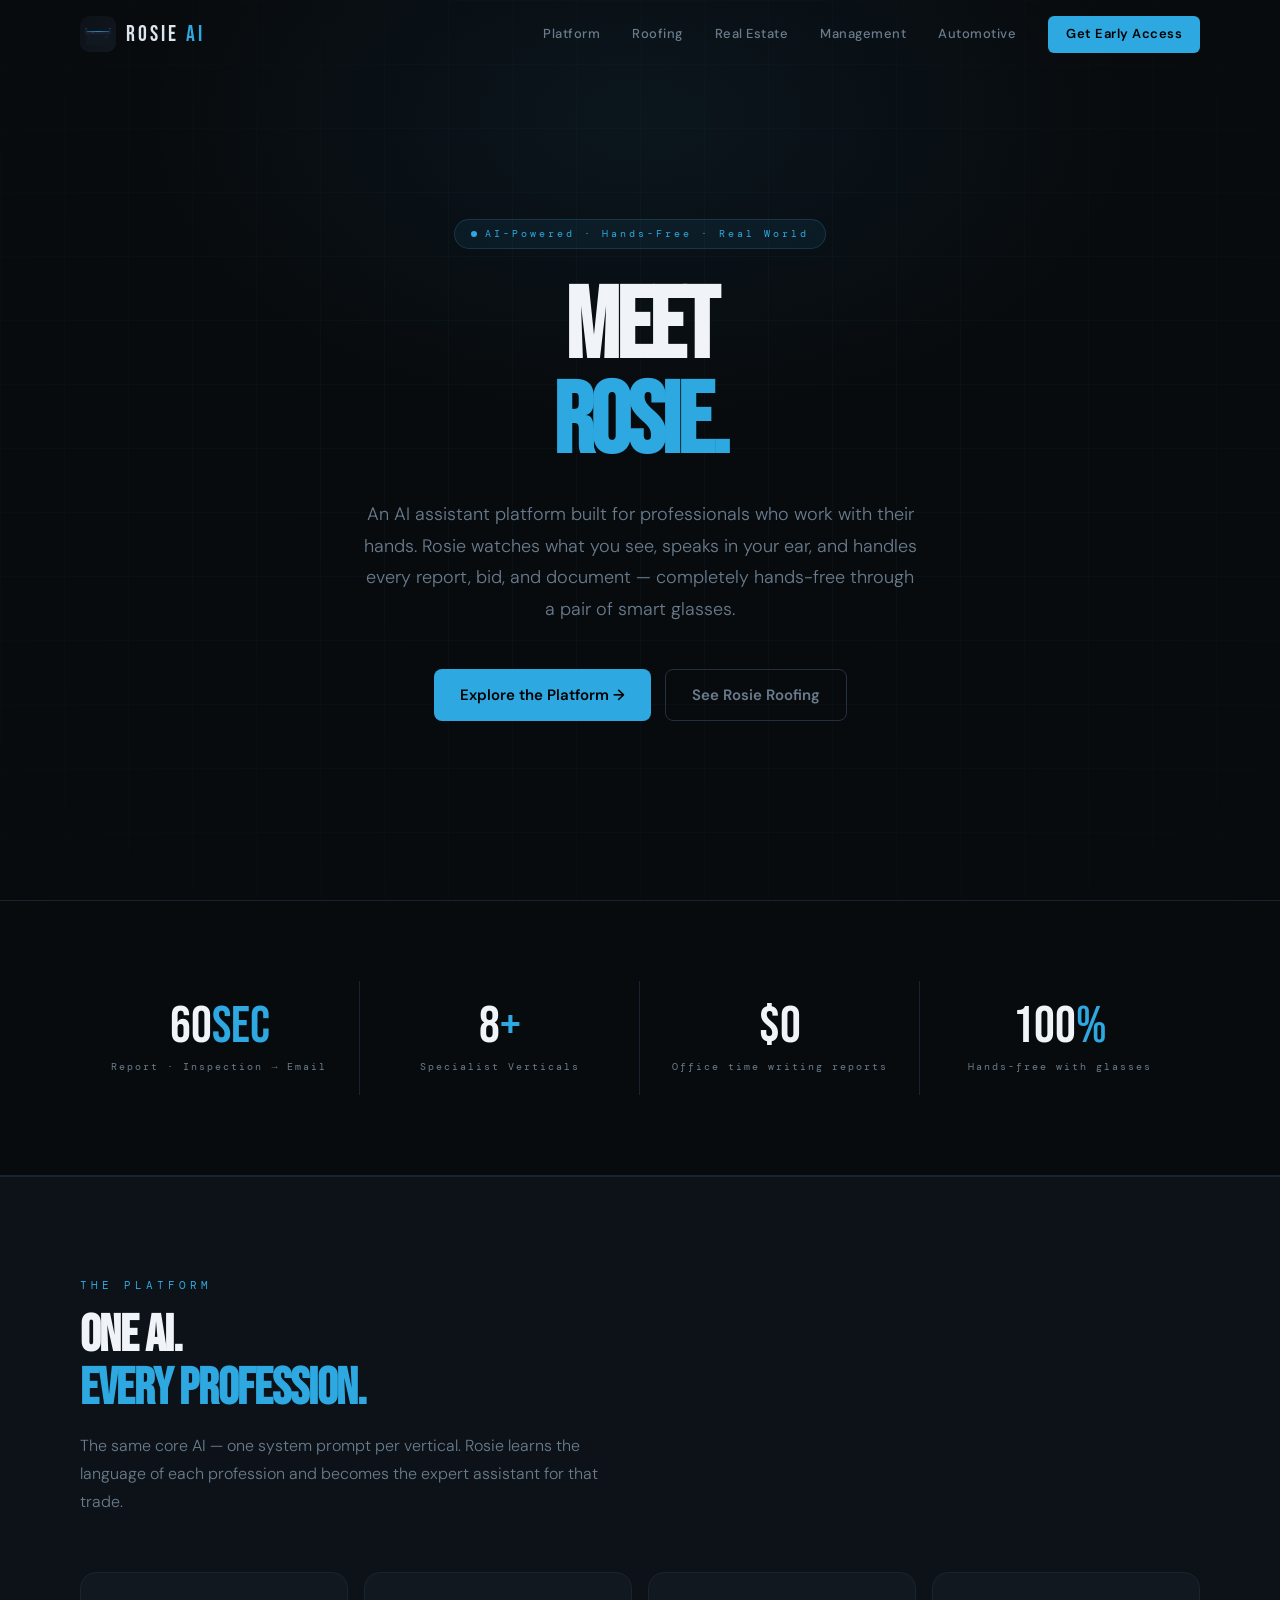
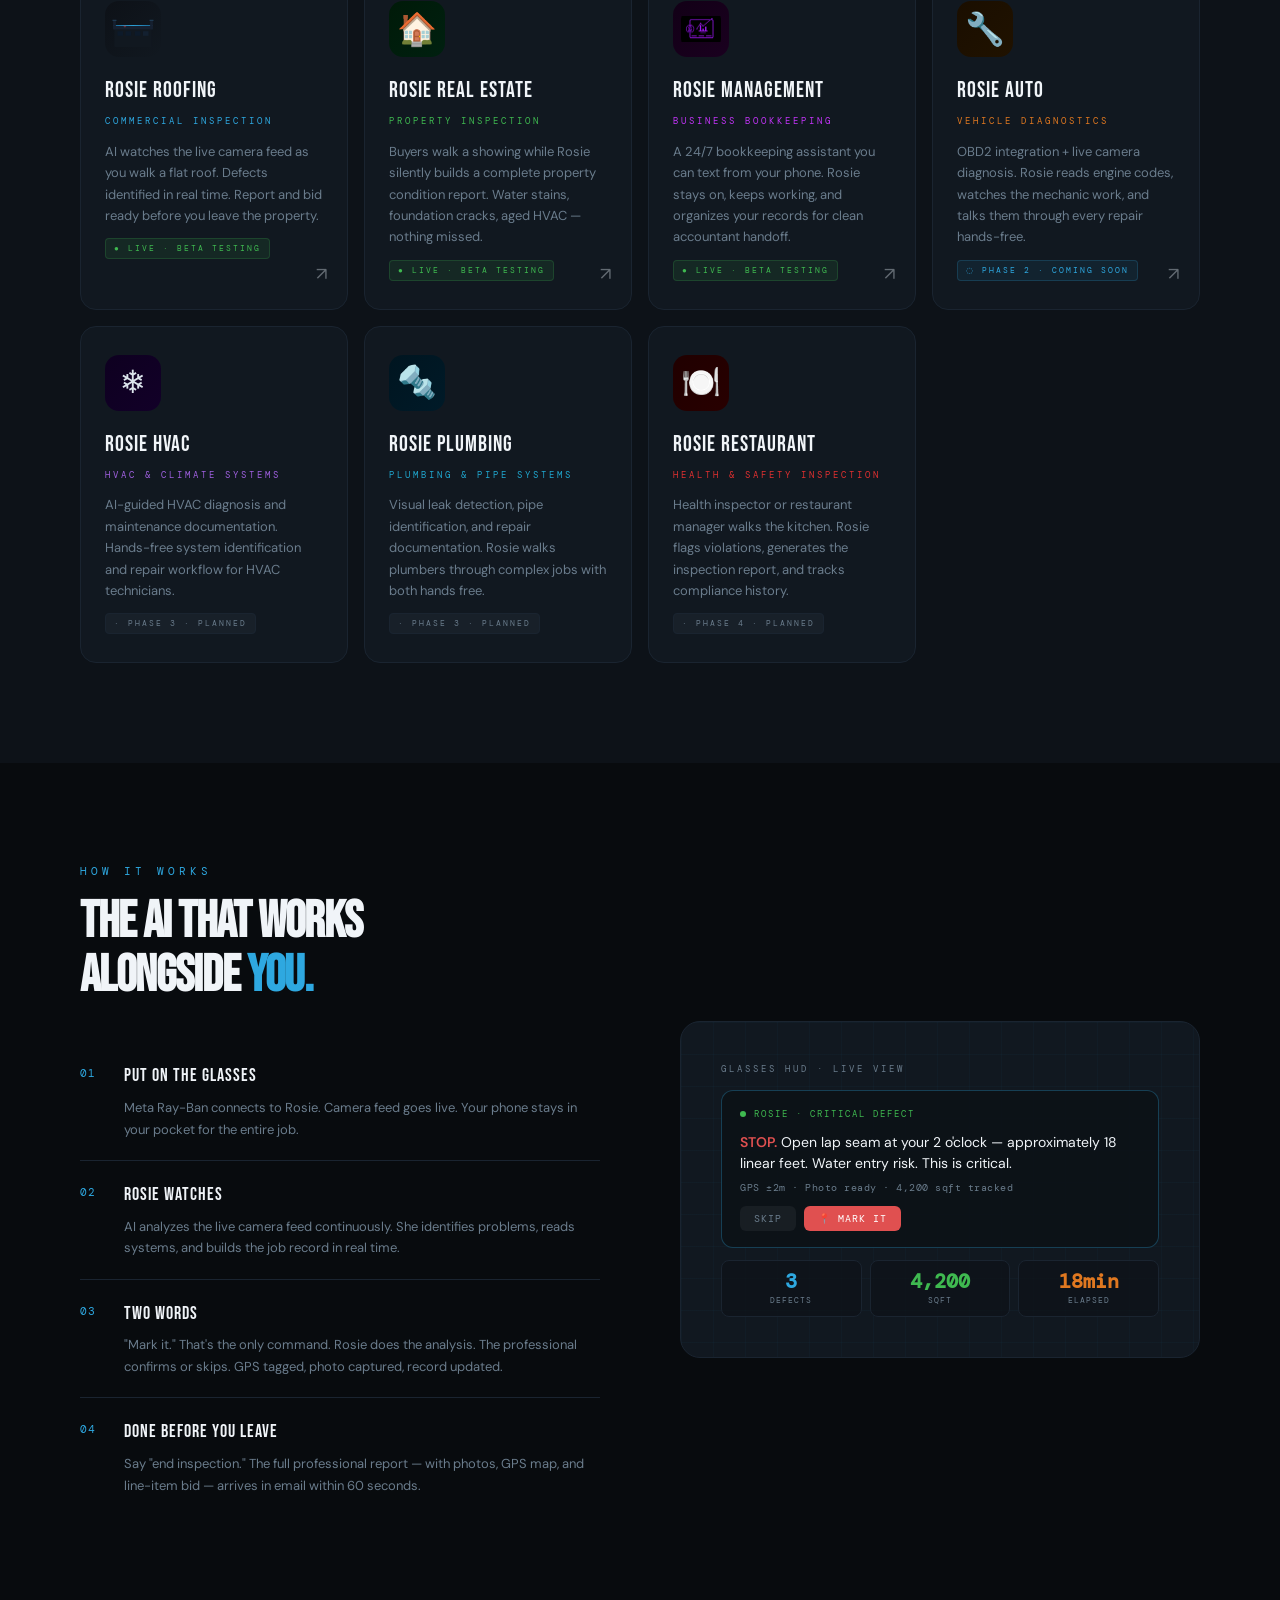
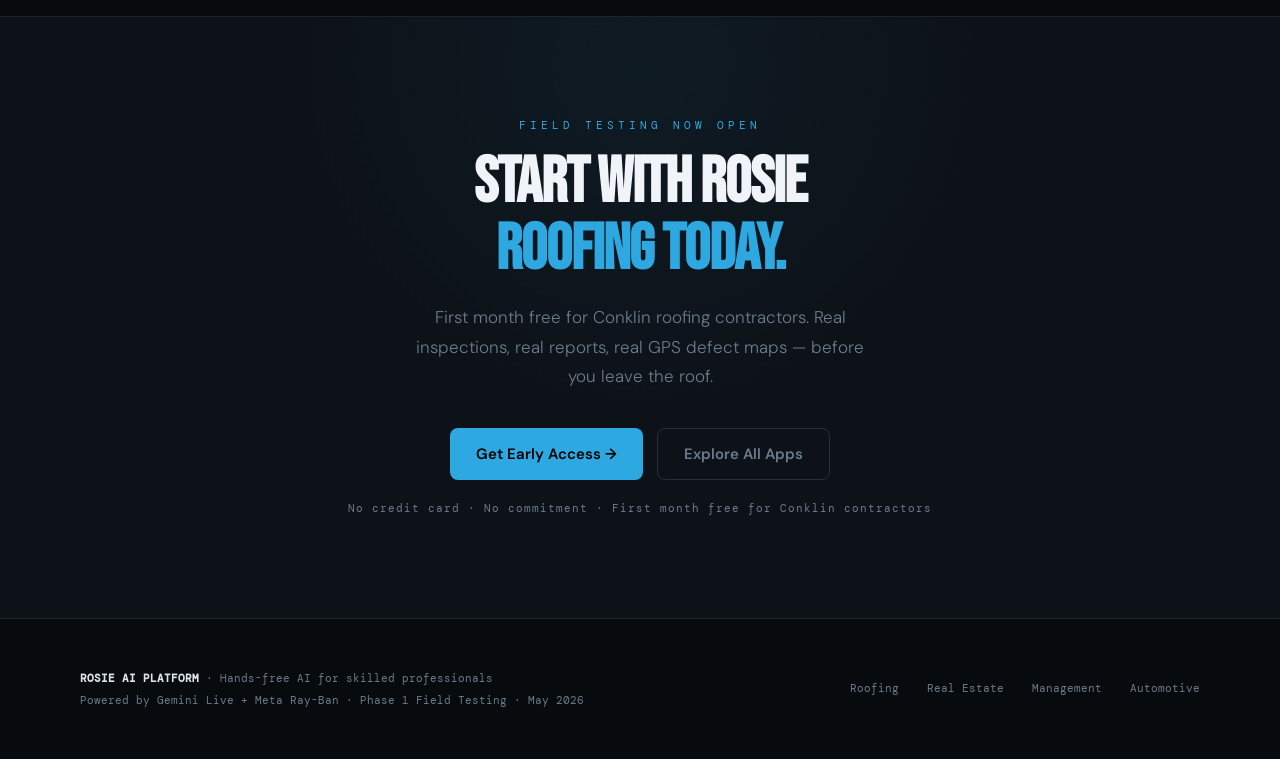
<file: index.html>
<!DOCTYPE html>
<html lang="en">
<head>
<meta charset="UTF-8">
<meta name="viewport" content="width=device-width, initial-scale=1.0">
<title>Rosie — AI Assistant Platform</title>
<link rel="preconnect" href="https://fonts.googleapis.com">
<link href="https://fonts.googleapis.com/css2?family=Bebas+Neue&family=DM+Sans:ital,wght@0,300;0,400;0,500;0,600;0,700;1,300&family=DM+Mono:wght@400;500;600&display=swap" rel="stylesheet">
<style>
/* ── Reset & Base ─────────────────────────────────────── */
*,*::before,*::after{box-sizing:border-box;margin:0;padding:0}
html{scroll-behavior:smooth}
body{background:#080b0e;color:#dce4ec;font-family:'DM Sans',system-ui,sans-serif;font-size:16px;line-height:1.6;overflow-x:hidden}

/* ── Design tokens ────────────────────────────────────── */
:root{
  --bg:#080b0e;--s1:#0d1218;--s2:#111820;--s3:#161e28;
  --b1:#1a2430;--b2:#243040;--b3:#2e3c50;
  --blue:#2ea8e0;--blue-d:#0a2535;--blue-m:#1a5a80;
  --red:#e05050;--orange:#e07820;--green:#3fb950;--gold:#e8a020;
  --text:#dce4ec;--muted:#6a7c8c;--faint:#1a2430;
  --font-display:'Bebas Neue',sans-serif;
  --font-body:'DM Sans',sans-serif;
  --font-mono:'DM Mono',monospace;
}

/* ── Page system ──────────────────────────────────────── */
.page{display:none;min-height:100vh}
.page.active{display:block}

/* ── Nav ──────────────────────────────────────────────── */
nav{
  position:fixed;top:0;left:0;right:0;z-index:200;
  padding:16px 0;border-bottom:1px solid transparent;
  transition:background .3s,border-color .3s;
}
nav.scrolled{background:rgba(8,11,14,.96);backdrop-filter:blur(20px);border-bottom-color:var(--b1)}
.nav-inner{max-width:1200px;margin:0 auto;padding:0 40px;display:flex;justify-content:space-between;align-items:center}
.nav-logo{display:flex;align-items:center;gap:10px;text-decoration:none;cursor:pointer}
.nav-logo-mark{width:36px;height:36px;border-radius:9px;overflow:hidden;flex-shrink:0}
.nav-wordmark{font-family:var(--font-display);font-size:22px;letter-spacing:3px;color:var(--text)}
.nav-wordmark span{color:var(--blue)}
.nav-links{display:flex;gap:32px;align-items:center}
.nav-links a{font-size:13px;font-weight:500;color:var(--muted);text-decoration:none;letter-spacing:.5px;transition:color .15s;cursor:pointer}
.nav-links a:hover{color:var(--text)}
.nav-cta{background:var(--blue)!important;color:#000!important;padding:8px 18px;border-radius:6px;font-weight:600!important}

/* ── Animations ───────────────────────────────────────── */
@keyframes fadeUp{from{opacity:0;transform:translateY(24px)}to{opacity:1;transform:translateY(0)}}
@keyframes blink{0%,100%{opacity:1}50%{opacity:.2}}
@keyframes float{0%,100%{transform:translateY(0)}50%{transform:translateY(-8px)}}
@keyframes scanLine{0%{top:10%;opacity:0}5%{opacity:1}90%{opacity:.8}100%{top:90%;opacity:0}}
@keyframes pulseRing{0%{transform:scale(1);opacity:.8}100%{transform:scale(2.4);opacity:0}}
@keyframes glow{0%,100%{box-shadow:0 0 20px rgba(46,168,224,.2)}50%{box-shadow:0 0 50px rgba(46,168,224,.5)}}
@keyframes shimmer{0%{background-position:-400px 0}100%{background-position:400px 0}}

.reveal{opacity:0;transform:translateY(28px);transition:opacity .7s ease,transform .7s ease}
.reveal.vis{opacity:1;transform:translateY(0)}

/* ── Shared layout ────────────────────────────────────── */
.container{max-width:1200px;margin:0 auto;padding:0 40px}
.section-label{font-family:var(--font-mono);font-size:11px;color:var(--blue);letter-spacing:4px;text-transform:uppercase;display:block;margin-bottom:14px}
.section-title{font-family:var(--font-display);font-size:clamp(32px,4vw,52px);color:#f0f4f8;letter-spacing:-1px;line-height:1.05}
.section-title em{color:var(--blue);font-style:normal}

/* ── Buttons ──────────────────────────────────────────── */
.btn{display:inline-flex;align-items:center;gap:8px;padding:13px 26px;border-radius:8px;font-family:var(--font-body);font-weight:600;font-size:15px;text-decoration:none;transition:opacity .15s,transform .1s;cursor:pointer;border:none}
.btn:hover{opacity:.85;transform:translateY(-1px)}
.btn-primary{background:var(--blue);color:#000;animation:glow 3s ease-in-out infinite}
.btn-ghost{background:transparent;color:var(--muted);border:1px solid var(--b2)}
.btn-ghost:hover{color:var(--text)}

/* ══════════════════════════════════════════════════════ */
/* MAIN PLATFORM PAGE                                    */
/* ══════════════════════════════════════════════════════ */

/* Hero */
.hero{min-height:100vh;display:flex;align-items:center;padding:120px 0 80px;position:relative;overflow:hidden}
.hero-grid{position:absolute;inset:0;background-image:linear-gradient(rgba(46,168,224,.04) 1px,transparent 1px),linear-gradient(90deg,rgba(46,168,224,.04) 1px,transparent 1px);background-size:64px 64px;mask-image:radial-gradient(ellipse 80% 80% at 50% 50%,black 30%,transparent 100%)}
.hero-glow{position:absolute;top:-20%;left:50%;transform:translateX(-50%);width:1000px;height:600px;background:radial-gradient(ellipse,rgba(46,168,224,.07) 0%,transparent 70%);pointer-events:none}
.hero-inner{position:relative;z-index:2;text-align:center;max-width:900px;margin:0 auto}
.hero-badge{display:inline-flex;align-items:center;gap:8px;background:rgba(46,168,224,.08);border:1px solid rgba(46,168,224,.2);border-radius:20px;padding:6px 16px;margin-bottom:32px}
.hero-badge-dot{width:6px;height:6px;border-radius:50%;background:var(--blue);animation:blink 2s ease-in-out infinite}
.hero-badge-text{font-family:var(--font-mono);font-size:10px;color:var(--blue);letter-spacing:3px}
.hero-headline{font-family:var(--font-display);font-size:clamp(52px,8vw,100px);color:#f0f4f8;letter-spacing:-3px;line-height:.95;margin-bottom:28px}
.hero-headline em{color:var(--blue);font-style:normal}
.hero-sub{font-size:18px;color:var(--muted);max-width:560px;margin:0 auto 44px;font-weight:300;line-height:1.75}
.hero-actions{display:flex;gap:14px;justify-content:center;flex-wrap:wrap}

/* Platform apps grid */
.apps-section{padding:100px 0;background:var(--s1);border-top:1px solid var(--b1)}
.apps-grid{display:grid;grid-template-columns:repeat(4,1fr);gap:16px;margin-top:56px}
.app-card{background:var(--s2);border:1px solid var(--b1);border-radius:16px;padding:28px 24px;cursor:pointer;transition:border-color .2s,background .2s,transform .2s;position:relative;overflow:hidden}
.app-card::before{content:'';position:absolute;top:0;left:0;right:0;height:2px;transform:scaleX(0);transform-origin:left;transition:transform .3s}
.app-card:hover{border-color:var(--b3);background:var(--s3);transform:translateY(-4px)}
.app-card:hover::before{transform:scaleX(1)}
.app-card-icon{width:56px;height:56px;border-radius:14px;overflow:hidden;margin-bottom:16px}
.app-card-name{font-family:var(--font-display);font-size:22px;letter-spacing:1px;color:#f0f4f8;margin-bottom:6px}
.app-card-tag{font-family:var(--font-mono);font-size:9px;letter-spacing:3px;text-transform:uppercase;margin-bottom:12px}
.app-card-desc{font-size:13px;color:var(--muted);line-height:1.65}
.app-card-arrow{position:absolute;bottom:20px;right:20px;font-size:18px;opacity:.4;transition:opacity .2s,transform .2s}
.app-card:hover .app-card-arrow{opacity:1;transform:translate(3px,-3px)}
.app-badge{display:inline-flex;align-items:center;gap:5px;font-family:var(--font-mono);font-size:8px;letter-spacing:2px;padding:3px 8px;border-radius:4px;margin-top:12px}
.badge-live{background:rgba(63,185,80,.1);color:var(--green);border:1px solid rgba(63,185,80,.2)}
.badge-soon{background:rgba(46,168,224,.08);color:var(--blue);border:1px solid rgba(46,168,224,.2)}
.badge-future{background:rgba(106,124,140,.08);color:var(--muted);border:1px solid var(--b1)}

/* How it works */
.how-section{padding:100px 0}
.how-inner{display:grid;grid-template-columns:1fr 1fr;gap:80px;align-items:center}
.how-steps{display:flex;flex-direction:column;gap:0}
.how-step{display:flex;gap:20px;padding:20px 0;border-bottom:1px solid var(--b1);position:relative}
.how-step:last-child{border-bottom:none}
.step-num{font-family:var(--font-mono);font-size:11px;color:var(--blue);width:24px;flex-shrink:0;padding-top:3px;letter-spacing:1px}
.step-content{}
.step-title{font-family:var(--font-display);font-size:18px;letter-spacing:1px;color:#f0f4f8;margin-bottom:6px}
.step-desc{font-size:13px;color:var(--muted);line-height:1.65}

/* Glasses visual */
.glasses-visual{background:var(--s2);border:1px solid var(--b1);border-radius:20px;padding:40px;position:relative;overflow:hidden;animation:float 6s ease-in-out infinite}
.glasses-visual::before{content:'';position:absolute;inset:0;background-image:linear-gradient(rgba(46,168,224,.03) 1px,transparent 1px),linear-gradient(90deg,rgba(46,168,224,.03) 1px,transparent 1px);background-size:32px 32px}
.glasses-mock{position:relative;z-index:2}
.glasses-hud{background:rgba(13,18,24,.95);border:1px solid rgba(46,168,224,.3);border-radius:12px;padding:16px 18px;margin-bottom:12px}
.hud-header{display:flex;align-items:center;gap:8px;margin-bottom:10px}
.hud-dot{width:6px;height:6px;border-radius:50%;background:var(--green);animation:blink 2s ease-in-out infinite}
.hud-label{font-family:var(--font-mono);font-size:9px;color:var(--green);letter-spacing:2px}
.hud-alert{font-size:14px;color:#f0f4f8;line-height:1.5}
.hud-alert span{color:var(--red);font-weight:600}
.hud-sub{font-family:var(--font-mono);font-size:10px;color:var(--muted);margin-top:6px;letter-spacing:.5px}
.hud-action{display:flex;gap:8px;margin-top:10px}
.hud-btn{padding:6px 14px;border-radius:6px;font-family:var(--font-mono);font-size:10px;letter-spacing:1px;cursor:pointer;border:none}
.hud-btn-skip{background:rgba(255,255,255,.05);color:var(--muted)}
.hud-btn-mark{background:var(--red);color:#fff}
.glasses-stats{display:grid;grid-template-columns:repeat(3,1fr);gap:8px}
.gstat{background:rgba(13,18,24,.7);border:1px solid var(--b1);border-radius:8px;padding:10px;text-align:center}
.gstat-n{font-family:var(--font-mono);font-size:20px;font-weight:600;color:var(--blue);line-height:1}
.gstat-l{font-family:var(--font-mono);font-size:8px;color:var(--muted);letter-spacing:1px;margin-top:3px}

/* Stats bar */
.stats-section{padding:80px 0;border-top:1px solid var(--b1);border-bottom:1px solid var(--b1)}
.stats-grid{display:grid;grid-template-columns:repeat(4,1fr);gap:0}
.stat-item{text-align:center;padding:20px;border-right:1px solid var(--b1)}
.stat-item:last-child{border-right:none}
.stat-num{font-family:var(--font-display);font-size:52px;color:#f0f4f8;line-height:1}
.stat-num span{color:var(--blue)}
.stat-label{font-family:var(--font-mono);font-size:10px;color:var(--muted);letter-spacing:2px;margin-top:6px}

/* CTA */
.cta-section{padding:100px 0;text-align:center;position:relative;overflow:hidden;background:var(--s1);border-top:1px solid var(--b1)}
.cta-section::before{content:'';position:absolute;top:-50%;left:50%;transform:translateX(-50%);width:700px;height:700px;background:radial-gradient(ellipse,rgba(46,168,224,.06) 0%,transparent 70%)}

/* Footer */
footer{padding:48px 0;border-top:1px solid var(--b1)}
.footer-inner{display:flex;justify-content:space-between;align-items:center}
.footer-left{font-family:var(--font-mono);font-size:11px;color:var(--muted);line-height:2}
.footer-nav{display:flex;gap:28px}
.footer-nav a{font-family:var(--font-mono);font-size:11px;color:var(--muted);text-decoration:none;cursor:pointer;transition:color .15s}
.footer-nav a:hover{color:var(--blue)}

/* ══════════════════════════════════════════════════════ */
/* VERTICAL APP PAGES (shared layout)                    */
/* ══════════════════════════════════════════════════════ */
.app-page-hero{min-height:70vh;display:flex;align-items:center;padding:140px 0 80px;position:relative;overflow:hidden}
.app-hero-glow{position:absolute;top:-30%;left:50%;transform:translateX(-50%);width:800px;height:500px;pointer-events:none}
.app-hero-inner{position:relative;z-index:2;max-width:700px}
.app-hero-back{display:inline-flex;align-items:center;gap:8px;font-family:var(--font-mono);font-size:10px;color:var(--muted);letter-spacing:2px;cursor:pointer;margin-bottom:32px;transition:color .15s}
.app-hero-back:hover{color:var(--text)}
.app-hero-icon{width:80px;height:80px;border-radius:20px;overflow:hidden;margin-bottom:24px;box-shadow:0 0 40px rgba(0,0,0,.4)}
.app-hero-headline{font-family:var(--font-display);font-size:clamp(42px,6vw,72px);color:#f0f4f8;letter-spacing:-2px;line-height:1;margin-bottom:20px}
.app-hero-sub{font-size:18px;color:var(--muted);line-height:1.75;font-weight:300;max-width:520px;margin-bottom:36px}
.app-hero-actions{display:flex;gap:12px;flex-wrap:wrap}

/* App features */
.app-features{padding:80px 0;border-top:1px solid var(--b1)}
.features-grid{display:grid;grid-template-columns:repeat(3,1fr);gap:2px;margin-top:48px}
.feature-card{background:var(--s1);border:1px solid var(--b1);padding:32px 28px;transition:border-color .2s,background .2s;position:relative;overflow:hidden}
.feature-card::before{content:'';position:absolute;top:0;left:0;right:0;height:2px;transform:scaleX(0);transform-origin:left;transition:transform .3s}
.feature-card:hover::before{transform:scaleX(1)}
.feature-card:hover{border-color:var(--b2);background:var(--s2)}
.feature-card:nth-child(1){border-radius:14px 0 0 0}
.feature-card:nth-child(3){border-radius:0 14px 0 0}
.feature-card:nth-child(4){border-radius:0 0 0 14px}
.feature-card:nth-child(6){border-radius:0 0 14px 0}
.feature-icon{font-size:28px;margin-bottom:16px}
.feature-title{font-family:var(--font-display);font-size:18px;letter-spacing:1px;color:#f0f4f8;margin-bottom:10px}
.feature-desc{font-size:13.5px;color:var(--muted);line-height:1.7}

/* Pricing on app pages */
.app-pricing{padding:80px 0;background:var(--s1);border-top:1px solid var(--b1)}
.pricing-cards{display:grid;grid-template-columns:repeat(3,1fr);gap:20px;margin-top:48px}
.pricing-card{background:var(--s2);border:1px solid var(--b1);border-radius:16px;padding:32px;position:relative;transition:border-color .2s,transform .2s}
.pricing-card:hover{transform:translateY(-4px)}
.pricing-card.featured{background:linear-gradient(160deg,#0d1e30,#0a1525);border-color:var(--blue)}
.pricing-badge{position:absolute;top:-1px;left:50%;transform:translateX(-50%);background:var(--blue);color:#000;font-family:var(--font-mono);font-size:9px;font-weight:600;padding:4px 14px;border-radius:0 0 8px 8px;letter-spacing:2px}
.pricing-tier{font-family:var(--font-mono);font-size:12px;letter-spacing:4px;text-transform:uppercase;color:var(--muted);margin-bottom:16px}
.pricing-price{font-family:var(--font-display);font-size:48px;color:#f0f4f8;line-height:1;margin-bottom:6px}
.pricing-price sup{font-size:20px;vertical-align:super;color:var(--muted)}
.pricing-price sub{font-size:14px;font-family:var(--font-mono);color:var(--muted);font-weight:400}
.pricing-desc{font-size:13px;color:var(--muted);margin-bottom:24px;padding-bottom:24px;border-bottom:1px solid var(--b1);line-height:1.5}
.pricing-features{display:flex;flex-direction:column;gap:10px;margin-bottom:28px}
.pf{display:flex;align-items:flex-start;gap:10px;font-size:13px;color:#a0b4c4}
.pf-check{color:var(--blue);flex-shrink:0;font-weight:700}
.pricing-btn{display:block;text-align:center;padding:13px;border-radius:8px;font-family:var(--font-body);font-weight:700;font-size:14px;text-decoration:none;transition:opacity .15s;cursor:pointer;border:none}
.pricing-btn:hover{opacity:.85}
.pb-blue{background:var(--blue);color:#000}
.pb-ghost{background:transparent;color:var(--muted);border:1px solid var(--b2)}

/* App back button section */
.app-back-section{padding:60px 0;border-top:1px solid var(--b1);text-align:center}

/* Coming soon overlay */
.coming-soon-overlay{position:absolute;inset:0;background:rgba(8,11,14,.85);backdrop-filter:blur(8px);display:flex;flex-direction:column;align-items:center;justify-content:center;border-radius:inherit;z-index:10}
.coming-soon-text{font-family:var(--font-mono);font-size:10px;color:var(--muted);letter-spacing:3px;margin-top:8px}

/* ── Responsive ───────────────────────────────────────── */
@media(max-width:900px){
  .apps-grid{grid-template-columns:repeat(2,1fr)}
  .how-inner{grid-template-columns:1fr}
  .stats-grid{grid-template-columns:repeat(2,1fr)}
  .features-grid{grid-template-columns:1fr}
  .pricing-cards{grid-template-columns:1fr}
  .nav-links{display:none}
  .container{padding:0 20px}
  .nav-inner{padding:0 20px}
  .footer-inner{flex-direction:column;gap:20px;text-align:center}
}
</style>
</head>
<body>

<!-- ══════════════════════ NAV ══════════════════════════ -->
<nav id="nav">
  <div class="nav-inner">
    <div class="nav-logo" onclick="showPage('home')">
      <div class="nav-logo-mark">
        <svg xmlns="http://www.w3.org/2000/svg" viewBox="20 20 360 360" width="36" height="36">
          <defs>
            <linearGradient id="nb" x1="0%" y1="0%" x2="100%" y2="100%"><stop offset="0%" style="stop-color:#0d1117"/><stop offset="100%" style="stop-color:#111820"/></linearGradient>
            <linearGradient id="ne" x1="0%" y1="0%" x2="100%" y2="0%"><stop offset="0%" style="stop-color:#1a6a9a"/><stop offset="50%" style="stop-color:#2ea8e0"/><stop offset="100%" style="stop-color:#1a6a9a"/></linearGradient>
            <filter id="ng"><feGaussianBlur stdDeviation="3" result="b"/><feMerge><feMergeNode in="b"/><feMergeNode in="SourceGraphic"/></feMerge></filter>
          </defs>
          <rect x="20" y="20" width="360" height="360" rx="72" fill="url(#nb)"/>
          <rect x="80" y="195" width="240" height="120" rx="4" fill="#111820"/>
          <rect x="72" y="178" width="256" height="24" rx="3" fill="#162030"/>
          <rect x="72" y="174" width="256" height="5" rx="2.5" fill="url(#ne)" filter="url(#ng)"/>
          <rect x="72" y="145" width="18" height="57" rx="2" fill="#162030"/>
          <rect x="310" y="145" width="18" height="57" rx="2" fill="#162030"/>
          <rect x="68" y="140" width="26" height="8" rx="2" fill="#1e3a52"/>
          <rect x="306" y="140" width="26" height="8" rx="2" fill="#1e3a52"/>
          <line x1="72" y1="184" x2="328" y2="184" stroke="#2ea8e0" stroke-width="2.5" opacity="0.8" filter="url(#ng)"/>
          <circle cx="148" cy="183" r="5" fill="none" stroke="#e05050" stroke-width="2"/>
          <circle cx="148" cy="183" r="2" fill="#e05050" opacity="0.8"/>
          <rect x="100" y="215" width="36" height="28" rx="2" fill="#0d1a2a"/>
          <rect x="152" y="215" width="36" height="28" rx="2" fill="#0d1a2a"/>
          <rect x="212" y="215" width="36" height="28" rx="2" fill="#0d1a2a"/>
          <rect x="264" y="215" width="36" height="28" rx="2" fill="#132030"/>
        </svg>
      </div>
      <div class="nav-wordmark">ROSIE <span>AI</span></div>
    </div>
    <div class="nav-links">
      <a onclick="showPage('home')">Platform</a>
      <a onclick="showPage('roofing')">Roofing</a>
      <a onclick="showPage('realestate')">Real Estate</a>
      <a onclick="showPage('management')">Management</a>
      <a onclick="showPage('automotive')">Automotive</a>
      <a onclick="showPage('home');setTimeout(()=>document.getElementById('cta').scrollIntoView({behavior:'smooth'}),100)" class="nav-cta">Get Early Access</a>
    </div>
  </div>
</nav>

<!-- ══════════════════════════════════════════════════════ -->
<!-- PAGE: HOME / PLATFORM                                  -->
<!-- ══════════════════════════════════════════════════════ -->
<div class="page active" id="page-home">

  <!-- Hero -->
  <section class="hero">
    <div class="hero-grid"></div>
    <div class="hero-glow"></div>
    <div class="container">
      <div class="hero-inner">
        <div class="hero-badge" style="animation:fadeUp .5s ease both">
          <div class="hero-badge-dot"></div>
          <span class="hero-badge-text">AI-Powered · Hands-Free · Real World</span>
        </div>
        <h1 class="hero-headline" style="animation:fadeUp .5s .05s ease both">
          Meet<br><em>ROSIE.</em>
        </h1>
        <p class="hero-sub" style="animation:fadeUp .5s .1s ease both">
          An AI assistant platform built for professionals who work with their hands. 
          Rosie watches what you see, speaks in your ear, and handles every report, 
          bid, and document — completely hands-free through a pair of smart glasses.
        </p>
        <div class="hero-actions" style="animation:fadeUp .5s .15s ease both">
          <span class="btn btn-primary" onclick="document.getElementById('apps-anchor').scrollIntoView({behavior:'smooth'})">Explore the Platform →</span>
          <span class="btn btn-ghost" onclick="showPage('roofing')">See Rosie Roofing</span>
        </div>
      </div>
    </div>
  </section>

  <!-- Stats -->
  <section class="stats-section">
    <div class="container">
      <div class="stats-grid">
        <div class="stat-item reveal">
          <div class="stat-num">60<span>sec</span></div>
          <div class="stat-label">Report · Inspection → Email</div>
        </div>
        <div class="stat-item reveal">
          <div class="stat-num">8<span>+</span></div>
          <div class="stat-label">Specialist Verticals</div>
        </div>
        <div class="stat-item reveal">
          <div class="stat-num">$0</div>
          <div class="stat-label">Office time writing reports</div>
        </div>
        <div class="stat-item reveal">
          <div class="stat-num">100<span>%</span></div>
          <div class="stat-label">Hands-free with glasses</div>
        </div>
      </div>
    </div>
  </section>

  <!-- Apps grid -->
  <section class="apps-section" id="apps-anchor">
    <div class="container">
      <div style="max-width:560px" class="reveal">
        <span class="section-label">The Platform</span>
        <h2 class="section-title">One AI.<br><em>Every profession.</em></h2>
        <p style="color:var(--muted);font-size:16px;margin-top:16px;line-height:1.75;font-weight:300">The same core AI — one system prompt per vertical. Rosie learns the language of each profession and becomes the expert assistant for that trade.</p>
      </div>
      <div class="apps-grid" id="apps-grid">

        <!-- Roofing -->
        <div class="app-card reveal" onclick="showPage('roofing')" style="--card-color:#2ea8e0">
          <div style="position:absolute;top:0;left:0;right:0;height:2px;background:#2ea8e0;transform:scaleX(0);transform-origin:left;transition:transform .3s" class="card-line"></div>
          <div class="app-card-icon">
            <svg xmlns="http://www.w3.org/2000/svg" viewBox="20 20 360 360" width="56" height="56"><defs><linearGradient id="rb" x1="0%" y1="0%" x2="100%" y2="100%"><stop offset="0%" style="stop-color:#0d1117"/><stop offset="100%" style="stop-color:#111820"/></linearGradient><linearGradient id="re" x1="0%" y1="0%" x2="100%" y2="0%"><stop offset="0%" style="stop-color:#1a6a9a"/><stop offset="50%" style="stop-color:#2ea8e0"/><stop offset="100%" style="stop-color:#1a6a9a"/></linearGradient><filter id="rg"><feGaussianBlur stdDeviation="3" result="b"/><feMerge><feMergeNode in="b"/><feMergeNode in="SourceGraphic"/></feMerge></filter></defs><rect x="20" y="20" width="360" height="360" rx="72" fill="url(#rb)"/><rect x="80" y="195" width="240" height="120" rx="4" fill="#111820"/><rect x="72" y="178" width="256" height="24" rx="3" fill="#162030"/><rect x="72" y="174" width="256" height="5" rx="2.5" fill="url(#re)" filter="url(#rg)"/><rect x="72" y="145" width="18" height="57" rx="2" fill="#162030"/><rect x="310" y="145" width="18" height="57" rx="2" fill="#162030"/><rect x="68" y="140" width="26" height="8" rx="2" fill="#1e3a52"/><rect x="306" y="140" width="26" height="8" rx="2" fill="#1e3a52"/><line x1="72" y1="184" x2="328" y2="184" stroke="#2ea8e0" stroke-width="2.5" opacity="0.8" filter="url(#rg)"/><circle cx="148" cy="183" r="5" fill="none" stroke="#e05050" stroke-width="2"/><circle cx="148" cy="183" r="2" fill="#e05050" opacity="0.8"/><rect x="100" y="215" width="36" height="28" rx="2" fill="#0d1a2a"/><rect x="152" y="215" width="36" height="28" rx="2" fill="#0d1a2a"/><rect x="212" y="215" width="36" height="28" rx="2" fill="#0d1a2a"/><rect x="264" y="215" width="36" height="28" rx="2" fill="#132030"/></svg>
          </div>
          <div class="app-card-name">ROSIE ROOFING</div>
          <div class="app-card-tag" style="color:#2ea8e0">Commercial Inspection</div>
          <div class="app-card-desc">AI watches the live camera feed as you walk a flat roof. Defects identified in real time. Report and bid ready before you leave the property.</div>
          <div class="app-badge badge-live">● LIVE · BETA TESTING</div>
          <div class="app-card-arrow">↗</div>
        </div>

        <!-- Real Estate -->
        <div class="app-card reveal" onclick="showPage('realestate')" style="--card-color:#3fb950">
          <div class="app-card-icon" style="background:linear-gradient(135deg,#001a08,#002010);border-radius:14px;display:flex;align-items:center;justify-content:center;font-size:32px">🏠</div>
          <div class="app-card-name">ROSIE REAL ESTATE</div>
          <div class="app-card-tag" style="color:#3fb950">Property Inspection</div>
          <div class="app-card-desc">Buyers walk a showing while Rosie silently builds a complete property condition report. Water stains, foundation cracks, aged HVAC — nothing missed.</div>
          <div class="app-badge badge-live">● LIVE · BETA TESTING</div>
          <div class="app-card-arrow">↗</div>
        </div>

        <!-- Management -->
        <div class="app-card reveal" onclick="showPage('management')" style="--card-color:#c334f8">
          <div class="app-card-icon" style="background:linear-gradient(135deg,#120016,#1a001f);border-radius:14px;display:flex;align-items:center;justify-content:center;padding:8px">
            <img src="assets/rosie-management-icon.jpg" alt="Rosie Management icon" style="width:100%;height:100%;object-fit:contain;border-radius:10px;display:block">
          </div>
          <div class="app-card-name">ROSIE MANAGEMENT</div>
          <div class="app-card-tag" style="color:#c334f8">Business Bookkeeping</div>
          <div class="app-card-desc">A 24/7 bookkeeping assistant you can text from your phone. Rosie stays on, keeps working, and organizes your records for clean accountant handoff.</div>
          <div class="app-badge badge-live">● LIVE · BETA TESTING</div>
          <div class="app-card-arrow">↗</div>
        </div>

        <!-- Automotive -->
        <div class="app-card reveal" onclick="showPage('automotive')" style="--card-color:#e07820">
          <div class="app-card-icon" style="background:linear-gradient(135deg,#1a0e00,#201200);border-radius:14px;display:flex;align-items:center;justify-content:center;font-size:32px">🔧</div>
          <div class="app-card-name">ROSIE AUTO</div>
          <div class="app-card-tag" style="color:#e07820">Vehicle Diagnostics</div>
          <div class="app-card-desc">OBD2 integration + live camera diagnosis. Rosie reads engine codes, watches the mechanic work, and talks them through every repair hands-free.</div>
          <div class="app-badge badge-soon">◌ PHASE 2 · COMING SOON</div>
          <div class="app-card-arrow">↗</div>
        </div>

        <!-- HVAC -->
        <div class="app-card reveal" style="cursor:default">
          <div class="app-card-icon" style="background:linear-gradient(135deg,#0e0020,#120028);border-radius:14px;display:flex;align-items:center;justify-content:center;font-size:32px">❄️</div>
          <div class="app-card-name">ROSIE HVAC</div>
          <div class="app-card-tag" style="color:#a060e0">HVAC & Climate Systems</div>
          <div class="app-card-desc">AI-guided HVAC diagnosis and maintenance documentation. Hands-free system identification and repair workflow for HVAC technicians.</div>
          <div class="app-badge badge-future">· PHASE 3 · PLANNED</div>
        </div>

        <!-- Plumbing -->
        <div class="app-card reveal" style="cursor:default">
          <div class="app-card-icon" style="background:linear-gradient(135deg,#001520,#001a28);border-radius:14px;display:flex;align-items:center;justify-content:center;font-size:32px">🔩</div>
          <div class="app-card-name">ROSIE PLUMBING</div>
          <div class="app-card-tag" style="color:#20a8d0">Plumbing & Pipe Systems</div>
          <div class="app-card-desc">Visual leak detection, pipe identification, and repair documentation. Rosie walks plumbers through complex jobs with both hands free.</div>
          <div class="app-badge badge-future">· PHASE 3 · PLANNED</div>
        </div>

        <!-- Restaurant -->
        <div class="app-card reveal" style="cursor:default">
          <div class="app-card-icon" style="background:linear-gradient(135deg,#200000,#280000);border-radius:14px;display:flex;align-items:center;justify-content:center;font-size:32px">🍽️</div>
          <div class="app-card-name">ROSIE RESTAURANT</div>
          <div class="app-card-tag" style="color:#e03030">Health & Safety Inspection</div>
          <div class="app-card-desc">Health inspector or restaurant manager walks the kitchen. Rosie flags violations, generates the inspection report, and tracks compliance history.</div>
          <div class="app-badge badge-future">· PHASE 4 · PLANNED</div>
        </div>

      </div>
    </div>
  </section>

  <!-- How it works -->
  <section class="how-section">
    <div class="container">
      <div class="how-inner">
        <div>
          <span class="section-label reveal">How it works</span>
          <h2 class="section-title reveal" style="margin-bottom:40px">The AI that works<br>alongside <em>you.</em></h2>
          <div class="how-steps">
            <div class="how-step reveal">
              <div class="step-num">01</div>
              <div class="step-content">
                <div class="step-title">PUT ON THE GLASSES</div>
                <div class="step-desc">Meta Ray-Ban connects to Rosie. Camera feed goes live. Your phone stays in your pocket for the entire job.</div>
              </div>
            </div>
            <div class="how-step reveal">
              <div class="step-num">02</div>
              <div class="step-content">
                <div class="step-title">ROSIE WATCHES</div>
                <div class="step-desc">AI analyzes the live camera feed continuously. She identifies problems, reads systems, and builds the job record in real time.</div>
              </div>
            </div>
            <div class="how-step reveal">
              <div class="step-num">03</div>
              <div class="step-content">
                <div class="step-title">TWO WORDS</div>
                <div class="step-desc">"Mark it." That's the only command. Rosie does the analysis. The professional confirms or skips. GPS tagged, photo captured, record updated.</div>
              </div>
            </div>
            <div class="how-step reveal">
              <div class="step-num">04</div>
              <div class="step-content">
                <div class="step-title">DONE BEFORE YOU LEAVE</div>
                <div class="step-desc">Say "end inspection." The full professional report — with photos, GPS map, and line-item bid — arrives in email within 60 seconds.</div>
              </div>
            </div>
          </div>
        </div>
        <div class="reveal">
          <div class="glasses-visual">
            <div class="glasses-mock">
              <div style="font-family:var(--font-mono);font-size:9px;color:var(--muted);letter-spacing:3px;margin-bottom:14px">GLASSES HUD · LIVE VIEW</div>
              <div class="glasses-hud">
                <div class="hud-header">
                  <div class="hud-dot"></div>
                  <div class="hud-label">ROSIE · CRITICAL DEFECT</div>
                </div>
                <div class="hud-alert"><span>STOP.</span> Open lap seam at your 2 o'clock — approximately 18 linear feet. Water entry risk. This is critical.</div>
                <div class="hud-sub">GPS ±2m · Photo ready · 4,200 sqft tracked</div>
                <div class="hud-action">
                  <button class="hud-btn hud-btn-skip">SKIP</button>
                  <button class="hud-btn hud-btn-mark">📍 MARK IT</button>
                </div>
              </div>
              <div class="glasses-stats">
                <div class="gstat"><div class="gstat-n">3</div><div class="gstat-l">DEFECTS</div></div>
                <div class="gstat"><div class="gstat-n" style="color:var(--green)">4,200</div><div class="gstat-l">SQFT</div></div>
                <div class="gstat"><div class="gstat-n" style="color:var(--orange)">18min</div><div class="gstat-l">ELAPSED</div></div>
              </div>
            </div>
          </div>
        </div>
      </div>
    </div>
  </section>

  <!-- CTA -->
  <section class="cta-section" id="cta">
    <div class="container" style="position:relative;z-index:2;text-align:center">
      <span class="section-label reveal">Field testing now open</span>
      <h2 class="section-title reveal" style="margin-bottom:20px;font-size:clamp(36px,5vw,64px)">Start with Rosie<br><em>Roofing today.</em></h2>
      <p class="reveal" style="color:var(--muted);font-size:17px;max-width:480px;margin:0 auto 36px;font-weight:300;line-height:1.75">First month free for Conklin roofing contractors. Real inspections, real reports, real GPS defect maps — before you leave the roof.</p>
      <div class="reveal" style="display:flex;gap:14px;justify-content:center;flex-wrap:wrap">
        <span class="btn btn-primary" onclick="showPage('roofing')">Get Early Access →</span>
        <span class="btn btn-ghost" onclick="showPage('home');setTimeout(()=>document.getElementById('apps-anchor').scrollIntoView({behavior:'smooth'}),100)">Explore All Apps</span>
      </div>
      <p class="reveal" style="font-family:var(--font-mono);font-size:11px;color:var(--muted);margin-top:20px;letter-spacing:1px">No credit card · No commitment · First month free for Conklin contractors</p>
    </div>
  </section>

  <!-- Footer -->
  <footer>
    <div class="container">
      <div class="footer-inner">
        <div class="footer-left">
          <strong style="color:var(--text)">ROSIE AI PLATFORM</strong> · Hands-free AI for skilled professionals<br>
          Powered by Gemini Live + Meta Ray-Ban · Phase 1 Field Testing · May 2026
        </div>
        <div class="footer-nav">
          <a onclick="showPage('roofing')">Roofing</a>
          <a onclick="showPage('realestate')">Real Estate</a>
          <a onclick="showPage('management')">Management</a>
          <a onclick="showPage('automotive')">Automotive</a>
        </div>
      </div>
    </div>
  </footer>
</div>

<!-- ══════════════════════════════════════════════════════ -->
<!-- PAGE: ROSIE ROOFING                                   -->
<!-- ══════════════════════════════════════════════════════ -->
<div class="page" id="page-roofing">
  <section class="app-page-hero" style="background:linear-gradient(160deg,#080b0e 0%,#0a1520 100%)">
    <div class="app-hero-glow" style="background:radial-gradient(ellipse,rgba(46,168,224,.08) 0%,transparent 70%)"></div>
    <div class="container">
      <div class="app-hero-inner">
        <div class="app-hero-back" onclick="showPage('home')">← BACK TO PLATFORM</div>
        <div class="app-hero-icon">
          <svg xmlns="http://www.w3.org/2000/svg" viewBox="20 20 360 360" width="80" height="80"><defs><linearGradient id="rb2" x1="0%" y1="0%" x2="100%" y2="100%"><stop offset="0%" style="stop-color:#0d1117"/><stop offset="100%" style="stop-color:#111820"/></linearGradient><linearGradient id="re2" x1="0%" y1="0%" x2="100%" y2="0%"><stop offset="0%" style="stop-color:#1a6a9a"/><stop offset="50%" style="stop-color:#2ea8e0"/><stop offset="100%" style="stop-color:#1a6a9a"/></linearGradient><filter id="rg2"><feGaussianBlur stdDeviation="4" result="b"/><feMerge><feMergeNode in="b"/><feMergeNode in="SourceGraphic"/></feMerge></filter></defs><rect x="20" y="20" width="360" height="360" rx="72" fill="url(#rb2)"/><rect x="80" y="195" width="240" height="120" rx="4" fill="#111820"/><rect x="72" y="178" width="256" height="24" rx="3" fill="#162030"/><rect x="72" y="174" width="256" height="5" rx="2.5" fill="url(#re2)" filter="url(#rg2)"/><rect x="72" y="145" width="18" height="57" rx="2" fill="#162030"/><rect x="310" y="145" width="18" height="57" rx="2" fill="#162030"/><rect x="68" y="140" width="26" height="8" rx="2" fill="#1e3a52"/><rect x="306" y="140" width="26" height="8" rx="2" fill="#1e3a52"/><circle cx="200" cy="188" r="7" fill="none" stroke="#2ea8e0" stroke-width="1.5" opacity="0.6"/><rect x="230" y="158" width="42" height="22" rx="3" fill="#1a2535"/><line x1="72" y1="184" x2="328" y2="184" stroke="#2ea8e0" stroke-width="2.5" opacity="0.8" filter="url(#rg2)"/><circle cx="148" cy="183" r="5" fill="none" stroke="#e05050" stroke-width="2"/><circle cx="148" cy="183" r="2" fill="#e05050" opacity="0.8"/><rect x="100" y="215" width="36" height="28" rx="2" fill="#0d1a2a"/><rect x="152" y="215" width="36" height="28" rx="2" fill="#0d1a2a"/><rect x="212" y="215" width="36" height="28" rx="2" fill="#0d1a2a"/><rect x="264" y="215" width="36" height="28" rx="2" fill="#132030"/><text x="200" y="346" font-family="'Arial Black',sans-serif" font-size="52" font-weight="900" fill="#e8edf0" text-anchor="middle" letter-spacing="8">ROSIE</text><text x="200" y="368" font-family="'Arial',sans-serif" font-size="14" font-weight="500" fill="#2ea8e0" text-anchor="middle" letter-spacing="7">ROOFING</text></svg>
        </div>
        <div style="font-family:var(--font-mono);font-size:10px;color:#2ea8e0;letter-spacing:3px;margin-bottom:12px">COMMERCIAL FLAT ROOF INSPECTION · AI PLATFORM</div>
        <h1 class="app-hero-headline">The roof takes<br>45 minutes. The<br><em style="color:#2ea8e0">report takes 60 seconds.</em></h1>
        <p class="app-hero-sub">Rosie watches the live camera feed as you walk a flat roof, identifies every defect in real time, and delivers a professional inspection report and line-item repair bid before you step off the ladder.</p>
        <div class="app-hero-actions">
          <span class="btn btn-primary" onclick="document.getElementById('roofing-cta').scrollIntoView({behavior:'smooth'})">Get Early Access →</span>
          <span class="btn btn-ghost" onclick="document.getElementById('roofing-features').scrollIntoView({behavior:'smooth'})">See Features ↓</span>
        </div>
        <div style="display:flex;gap:32px;margin-top:40px">
          <div><div style="font-family:var(--font-display);font-size:36px;color:#f0f4f8;line-height:1">20<span style="color:#2ea8e0">min</span></div><div style="font-family:var(--font-mono);font-size:9px;color:var(--muted);letter-spacing:2px;margin-top:4px">Avg inspection</div></div>
          <div><div style="font-family:var(--font-display);font-size:36px;color:#f0f4f8;line-height:1">60<span style="color:#2ea8e0">sec</span></div><div style="font-family:var(--font-mono);font-size:9px;color:var(--muted);letter-spacing:2px;margin-top:4px">Report in email</div></div>
          <div><div style="font-family:var(--font-display);font-size:36px;color:#f0f4f8;line-height:1">$0</div><div style="font-family:var(--font-mono);font-size:9px;color:var(--muted);letter-spacing:2px;margin-top:4px">Office time</div></div>
        </div>
      </div>
    </div>
  </section>

  <section class="app-features" id="roofing-features">
    <div class="container">
      <span class="section-label reveal">What Rosie does</span>
      <h2 class="section-title reveal">Built for commercial<br>flat roofing. <em>Full stop.</em></h2>
      <div class="features-grid">
        <div class="feature-card reveal" style="--fc:#2ea8e0"><div class="feature-card" style="--fc:#2ea8e0;display:none"></div>
          <div class="feature-icon">🔍</div><div class="feature-title">LIVE DEFECT DETECTION</div>
          <div class="feature-desc">Rosie watches every frame continuously. She doesn't wait to be asked — she interrupts when she sees something. Open seams, blistering, ponding, failed flashings, drain issues.</div>
        </div>
        <div class="feature-card reveal"><div class="feature-icon">📍</div><div class="feature-title">GPS DEFECT MAPPING</div><div class="feature-desc">Every defect gets GPS coordinates the moment you confirm it. Plotted on a satellite map in the final report — exact location, every time, accurate to 3 meters.</div></div>
        <div class="feature-card reveal"><div class="feature-icon">📐</div><div class="feature-title">AUTO SQUARE FOOTAGE</div><div class="feature-desc">Walk the perimeter. That's it. GPS traces your path and calculates exact roof area — within 2-3% accuracy. No measuring tape. No estimating. No math.</div></div>
        <div class="feature-card reveal"><div class="feature-icon">🏗️</div><div class="feature-title">SYSTEM IDENTIFICATION</div><div class="feature-desc">Rosie identifies TPO, EPDM, Modified Bitumen, BUR, Spray Foam, and PVC from the camera feed. Estimates age, condition, and remaining service life automatically.</div></div>
        <div class="feature-card reveal"><div class="feature-icon">💰</div><div class="feature-title">INSTANT REPAIR BID</div><div class="feature-desc">Line-item bid generated using your actual labor rates and supplier pricing — not national averages. Set up once in the dashboard. Every bid uses your real numbers.</div></div>
        <div class="feature-card reveal"><div class="feature-icon">🔗</div><div class="feature-title">CENTERPOINT SYNC</div><div class="feature-desc">Completed inspection automatically creates a service ticket in Centerpoint Connect. Report attached. No double entry. No switching apps.</div></div>
      </div>
    </div>
  </section>

  <section class="app-pricing" id="roofing-cta">
    <div class="container">
      <span class="section-label reveal">Simple pricing</span>
      <h2 class="section-title reveal">Pays for itself in the <em>first inspection.</em></h2>
      <p class="reveal" style="color:var(--muted);font-size:16px;margin-top:14px;font-weight:300">First month free for Conklin contractors during field testing. No credit card required.</p>
      <div class="pricing-cards">
        <div class="pricing-card reveal">
          <div class="pricing-tier">Starter</div>
          <div class="pricing-price"><sup>$</sup>99<sub>/mo</sub></div>
          <div class="pricing-desc">Up to 10 inspections per month. Everything you need to start.</div>
          <div class="pricing-features">
            <div class="pf"><span class="pf-check">✓</span>Live defect detection</div>
            <div class="pf"><span class="pf-check">✓</span>GPS defect mapping</div>
            <div class="pf"><span class="pf-check">✓</span>PDF report + repair bid</div>
            <div class="pf"><span class="pf-check">✓</span>Centerpoint Connect sync</div>
            <div class="pf"><span class="pf-check">✓</span>Web dashboard</div>
          </div>
          <button class="pricing-btn pb-ghost" onclick="document.getElementById('roofing-signup').scrollIntoView({behavior:'smooth'})">Get Started</button>
        </div>
        <div class="pricing-card featured reveal">
          <div class="pricing-badge">MOST POPULAR</div>
          <div class="pricing-tier" style="color:#2ea8e0">Professional</div>
          <div class="pricing-price"><sup>$</sup>199<sub>/mo</sub></div>
          <div class="pricing-desc" style="color:#7aa0b8">Unlimited inspections. Custom branding. Built for contractors who run on volume.</div>
          <div class="pricing-features">
            <div class="pf" style="color:#c0d4e4"><span class="pf-check">✓</span><strong style="color:#dce4ec">Unlimited inspections</strong></div>
            <div class="pf" style="color:#c0d4e4"><span class="pf-check">✓</span>Everything in Starter</div>
            <div class="pf" style="color:#c0d4e4"><span class="pf-check">✓</span>Custom report branding</div>
            <div class="pf" style="color:#c0d4e4"><span class="pf-check">✓</span>Full inspection history</div>
            <div class="pf" style="color:#c0d4e4"><span class="pf-check">✓</span>Client report portal</div>
          </div>
          <button class="pricing-btn pb-blue" onclick="document.getElementById('roofing-signup').scrollIntoView({behavior:'smooth'})">Get Started</button>
        </div>
        <div class="pricing-card reveal">
          <div class="pricing-tier">Pro + Glasses</div>
          <div class="pricing-price"><sup>$</sup>299<sub>/mo</sub></div>
          <div class="pricing-desc">Everything in Professional, plus hands-free Meta Ray-Ban integration.</div>
          <div class="pricing-features">
            <div class="pf"><span class="pf-check">✓</span>Everything in Professional</div>
            <div class="pf"><span class="pf-check">✓</span><strong style="color:#dce4ec">Meta Ray-Ban glasses</strong></div>
            <div class="pf"><span class="pf-check">✓</span>Hands-free inspection</div>
            <div class="pf"><span class="pf-check">✓</span>Private audio alerts</div>
            <div class="pf"><span class="pf-check">✓</span>Priority support</div>
          </div>
          <button class="pricing-btn pb-ghost" onclick="document.getElementById('roofing-signup').scrollIntoView({behavior:'smooth'})">Get Started</button>
        </div>
      </div>
    </div>
  </section>

  <!-- Signup -->
  <section style="padding:80px 0;border-top:1px solid var(--b1)" id="roofing-signup">
    <div class="container" style="max-width:520px">
      <span class="section-label reveal">Request early access</span>
      <h2 class="section-title reveal" style="font-size:clamp(28px,4vw,42px);margin-bottom:32px">First month <em>free.</em></h2>
      <form style="display:flex;flex-direction:column;gap:12px" onsubmit="handleSignup(event,'roofing')">
        <input type="text" id="r-name" placeholder="Your name" style="background:var(--s2);border:1px solid var(--b2);color:var(--text);border-radius:8px;padding:13px 16px;font-family:var(--font-body);font-size:14px;outline:none;width:100%" onfocus="this.style.borderColor='#2ea8e0'" onblur="this.style.borderColor='var(--b2)'">
        <input type="text" id="r-company" placeholder="Company name" style="background:var(--s2);border:1px solid var(--b2);color:var(--text);border-radius:8px;padding:13px 16px;font-family:var(--font-body);font-size:14px;outline:none;width:100%" onfocus="this.style.borderColor='#2ea8e0'" onblur="this.style.borderColor='var(--b2)'">
        <input type="email" id="r-email" placeholder="Email address" style="background:var(--s2);border:1px solid var(--b2);color:var(--text);border-radius:8px;padding:13px 16px;font-family:var(--font-body);font-size:14px;outline:none;width:100%" onfocus="this.style.borderColor='#2ea8e0'" onblur="this.style.borderColor='var(--b2)'">
        <input type="tel" id="r-phone" placeholder="Phone number" style="background:var(--s2);border:1px solid var(--b2);color:var(--text);border-radius:8px;padding:13px 16px;font-family:var(--font-body);font-size:14px;outline:none;width:100%" onfocus="this.style.borderColor='#2ea8e0'" onblur="this.style.borderColor='var(--b2)'">
        <select id="r-conklin" style="background:var(--s2);border:1px solid var(--b2);color:var(--text);border-radius:8px;padding:13px 16px;font-family:var(--font-body);font-size:14px;outline:none;width:100%;appearance:none" onfocus="this.style.borderColor='#2ea8e0'" onblur="this.style.borderColor='var(--b2)'">
          <option value="">Roofing system used</option>
          <option>Conklin products</option>
          <option>Carlisle / TPO</option>
          <option>Firestone</option>
          <option>GAF</option>
          <option>Other / Multiple</option>
        </select>
        <button type="submit" style="background:#2ea8e0;color:#000;border:none;border-radius:8px;padding:14px;font-family:var(--font-body);font-weight:700;font-size:15px;cursor:pointer;transition:opacity .15s" onmouseover="this.style.opacity='.85'" onmouseout="this.style.opacity='1'">Request Early Access →</button>
      </form>
      <div id="roofing-success" style="display:none;text-align:center;padding:24px;background:var(--s2);border:1px solid var(--green);border-radius:8px;margin-top:12px">
        <div style="font-size:24px;margin-bottom:8px">✓</div>
        <div style="color:var(--green);font-family:var(--font-mono);font-size:12px;letter-spacing:2px;margin-bottom:8px">REQUEST RECEIVED</div>
        <div style="color:var(--muted);font-size:13px">We'll be in touch within 24 hours.</div>
      </div>
    </div>
  </section>

  <div class="app-back-section">
    <span class="btn btn-ghost" onclick="showPage('home')">← Back to Platform</span>
  </div>
</div>

<!-- ══════════════════════════════════════════════════════ -->
<!-- PAGE: ROSIE AUTOMOTIVE                                 -->
<!-- ══════════════════════════════════════════════════════ -->
<div class="page" id="page-automotive">
  <section class="app-page-hero" style="background:linear-gradient(160deg,#080b0e 0%,#120800 100%)">
    <div class="app-hero-glow" style="background:radial-gradient(ellipse,rgba(224,120,32,.06) 0%,transparent 70%)"></div>
    <div class="container">
      <div class="app-hero-inner">
        <div class="app-hero-back" onclick="showPage('home')">← BACK TO PLATFORM</div>
        <div class="app-hero-icon" style="background:linear-gradient(135deg,#1a0e00,#201200);border-radius:20px;display:flex;align-items:center;justify-content:center;font-size:44px;width:80px;height:80px">🔧</div>
        <div style="font-family:var(--font-mono);font-size:10px;color:#e07820;letter-spacing:3px;margin-bottom:12px">VEHICLE DIAGNOSTICS · OBD2 · AI REPAIR GUIDE</div>
        <h1 class="app-hero-headline">The mechanic's<br>AI that works<br><em style="color:#e07820">with your hands.</em></h1>
        <p class="app-hero-sub">Rosie reads OBD2 engine codes, watches the live camera feed as you work, and talks you through every repair — completely hands-free. Both hands in the engine, Rosie in your ear.</p>
        <div class="app-hero-actions">
          <span class="btn" style="background:#e07820;color:#000;display:inline-flex;align-items:center;gap:8px;padding:13px 26px;border-radius:8px;font-weight:600;font-size:15px;cursor:pointer" onclick="document.getElementById('auto-signup').scrollIntoView({behavior:'smooth'})">Join the Waitlist →</span>
          <span class="btn btn-ghost" onclick="document.getElementById('auto-features').scrollIntoView({behavior:'smooth'})">See Features ↓</span>
        </div>
        <div style="margin-top:28px;display:inline-flex;align-items:center;gap:10px;background:rgba(224,120,32,.08);border:1px solid rgba(224,120,32,.2);border-radius:20px;padding:8px 16px">
          <div style="width:6px;height:6px;border-radius:50%;background:#e07820;animation:blink 2s ease-in-out infinite"></div>
          <span style="font-family:var(--font-mono);font-size:10px;color:#e07820;letter-spacing:2px">PHASE 2 · IN DEVELOPMENT · JOIN WAITLIST</span>
        </div>
      </div>
    </div>
  </section>

  <section class="app-features" id="auto-features">
    <div class="container">
      <span class="section-label reveal" style="color:#e07820">What Rosie diagnoses</span>
      <h2 class="section-title reveal">Every code. <em style="color:#e07820">Every repair.</em></h2>
      <div class="features-grid">
        <div class="feature-card reveal"><div class="feature-icon">🔌</div><div class="feature-title">OBD2 INTEGRATION</div><div class="feature-desc">Plug in the OBD2 adapter. Rosie reads all active and pending codes, explains each one in plain language, and prioritizes what to fix first based on severity.</div></div>
        <div class="feature-card reveal"><div class="feature-icon">📸</div><div class="feature-title">LIVE VISUAL DIAGNOSIS</div><div class="feature-desc">Point the camera at any component. Rosie identifies what she's looking at, checks its condition, and tells you if it's the source of your problem.</div></div>
        <div class="feature-card reveal"><div class="feature-icon">🗣️</div><div class="feature-title">HANDS-FREE REPAIR GUIDE</div><div class="feature-desc">Both hands in the engine while Rosie narrates the repair step by step. She watches what you're doing and adjusts instructions in real time based on what she sees.</div></div>
        <div class="feature-card reveal"><div class="feature-icon">🛒</div><div class="feature-title">PARTS LOOKUP</div><div class="feature-desc">Rosie identifies the exact part number needed, checks availability at AutoZone and RockAuto, and compares prices — all while you're standing at the vehicle.</div></div>
        <div class="feature-card reveal"><div class="feature-icon">📋</div><div class="feature-title">SERVICE HISTORY</div><div class="feature-desc">Every diagnosis and repair is logged automatically. Oil changes, brake jobs, code resets — a complete searchable service history that travels with the vehicle.</div></div>
        <div class="feature-card reveal"><div class="feature-icon">💵</div><div class="feature-title">FAIR PRICE CHECKER</div><div class="feature-desc">Before any shop visit, Rosie tells you what the repair should cost based on your zip code, the vehicle, and current labor rates. Never overpay for a repair again.</div></div>
      </div>
    </div>
  </section>

  <section style="padding:80px 0;border-top:1px solid var(--b1)" id="auto-signup">
    <div class="container" style="max-width:520px">
      <span class="section-label reveal" style="color:#e07820">Join the waitlist</span>
      <h2 class="section-title reveal" style="font-size:clamp(28px,4vw,42px);margin-bottom:32px">Be first when <em style="color:#e07820">we launch.</em></h2>
      <form style="display:flex;flex-direction:column;gap:12px" onsubmit="handleSignup(event,'automotive')">
        <input type="text" id="a-name" placeholder="Your name" style="background:var(--s2);border:1px solid var(--b2);color:var(--text);border-radius:8px;padding:13px 16px;font-family:var(--font-body);font-size:14px;outline:none;width:100%" onfocus="this.style.borderColor='#e07820'" onblur="this.style.borderColor='var(--b2)'">
        <input type="email" id="a-email" placeholder="Email address" style="background:var(--s2);border:1px solid var(--b2);color:var(--text);border-radius:8px;padding:13px 16px;font-family:var(--font-body);font-size:14px;outline:none;width:100%" onfocus="this.style.borderColor='#e07820'" onblur="this.style.borderColor='var(--b2)'">
        <button type="submit" style="background:#e07820;color:#000;border:none;border-radius:8px;padding:14px;font-family:var(--font-body);font-weight:700;font-size:15px;cursor:pointer">Join Waitlist →</button>
      </form>
      <div id="automotive-success" style="display:none;text-align:center;padding:24px;background:var(--s2);border:1px solid var(--green);border-radius:8px;margin-top:12px">
        <div style="color:var(--green);font-family:var(--font-mono);font-size:12px;letter-spacing:2px;margin-bottom:8px">✓ YOU'RE ON THE LIST</div>
        <div style="color:var(--muted);font-size:13px">We'll reach out when Rosie Automotive launches.</div>
      </div>
    </div>
  </section>
  <div class="app-back-section"><span class="btn btn-ghost" onclick="showPage('home')">← Back to Platform</span></div>
</div>

<!-- ══════════════════════════════════════════════════════ -->
<!-- PAGE: ROSIE REAL ESTATE                               -->
<!-- ══════════════════════════════════════════════════════ -->
<div class="page" id="page-realestate">
  <section class="app-page-hero" style="background:linear-gradient(160deg,#080b0e 0%,#001508 100%)">
    <div class="app-hero-glow" style="background:radial-gradient(ellipse,rgba(63,185,80,.06) 0%,transparent 70%)"></div>
    <div class="container">
      <div class="app-hero-inner">
        <div class="app-hero-back" onclick="showPage('home')">← BACK TO PLATFORM</div>
        <div class="app-hero-icon" style="background:linear-gradient(135deg,#001a08,#002010);border-radius:20px;display:flex;align-items:center;justify-content:center;font-size:44px;width:80px;height:80px">🏠</div>
        <div style="font-family:var(--font-mono);font-size:10px;color:#3fb950;letter-spacing:3px;margin-bottom:12px">PROPERTY INSPECTION · BUYER'S ASSISTANT · AI</div>
        <h1 class="app-hero-headline">Walk every showing<br>knowing every<br><em style="color:#3fb950">hidden problem.</em></h1>
        <p class="app-hero-sub">Rosie watches silently as you tour a home — building a complete condition report without interrupting the showing. Water stains, foundation issues, aged systems, deferred maintenance — nothing missed.</p>
        <div class="app-hero-actions">
          <span class="btn" style="background:#3fb950;color:#000;display:inline-flex;align-items:center;gap:8px;padding:13px 26px;border-radius:8px;font-weight:600;font-size:15px;cursor:pointer" onclick="document.getElementById('re-signup').scrollIntoView({behavior:'smooth'})">Join the Waitlist →</span>
        </div>
        <div style="margin-top:28px;display:inline-flex;align-items:center;gap:10px;background:rgba(63,185,80,.08);border:1px solid rgba(63,185,80,.2);border-radius:20px;padding:8px 16px">
          <div style="width:6px;height:6px;border-radius:50%;background:#3fb950;animation:blink 2s ease-in-out infinite"></div>
          <span style="font-family:var(--font-mono);font-size:10px;color:#3fb950;letter-spacing:2px">PHASE 2 · IN DEVELOPMENT · JOIN WAITLIST</span>
        </div>
      </div>
    </div>
  </section>

  <section class="app-features">
    <div class="container">
      <span class="section-label reveal" style="color:#3fb950">What Rosie catches</span>
      <h2 class="section-title reveal">Everything the agent <em style="color:#3fb950">walked past.</em></h2>
      <div class="features-grid">
        <div class="feature-card reveal"><div class="feature-icon">👁️</div><div class="feature-title">SILENT SHOWING MODE</div><div class="feature-desc">Rosie watches through the camera without making a sound. Notes go into your report automatically. The agent has no idea you're building a complete condition file.</div></div>
        <div class="feature-card reveal"><div class="feature-icon">💧</div><div class="feature-title">WATER DAMAGE DETECTION</div><div class="feature-desc">Ceiling stains, efflorescence, mold indicators, foundation moisture — Rosie spots the early signs that indicate water intrusion history before an inspector would even begin.</div></div>
        <div class="feature-card reveal"><div class="feature-icon">🏗️</div><div class="feature-title">STRUCTURAL FLAGS</div><div class="feature-desc">Hairline cracks in the right places. Door frames that aren't square. Floors that slope. Rosie knows what's cosmetic and what's a structural conversation worth having.</div></div>
        <div class="feature-card reveal"><div class="feature-icon">⚡</div><div class="feature-title">SYSTEM AGE ESTIMATION</div><div class="feature-desc">HVAC unit age, water heater condition, electrical panel type, roof condition from ground level. Rosie estimates remaining service life on every major system automatically.</div></div>
        <div class="feature-card reveal"><div class="feature-icon">💰</div><div class="feature-title">REPAIR COST ESTIMATE</div><div class="feature-desc">Every flagged issue comes with a rough repair cost estimate based on your market. Before you make an offer, you know what you're actually buying into.</div></div>
        <div class="feature-card reveal"><div class="feature-icon">📄</div><div class="feature-title">NEGOTIATION REPORT</div><div class="feature-desc">After the showing, Rosie generates a buyer's condition summary — issues found, estimated costs, and suggested price reduction asks. Your agent gets a document, not a gut feeling.</div></div>
      </div>
    </div>
  </section>

  <section style="padding:80px 0;border-top:1px solid var(--b1)" id="re-signup">
    <div class="container" style="max-width:520px">
      <span class="section-label reveal" style="color:#3fb950">Join the waitlist</span>
      <h2 class="section-title reveal" style="font-size:clamp(28px,4vw,42px);margin-bottom:32px">Know before <em style="color:#3fb950">you offer.</em></h2>
      <form style="display:flex;flex-direction:column;gap:12px" onsubmit="handleSignup(event,'realestate')">
        <input type="text" id="re-name" placeholder="Your name" style="background:var(--s2);border:1px solid var(--b2);color:var(--text);border-radius:8px;padding:13px 16px;font-family:var(--font-body);font-size:14px;outline:none;width:100%" onfocus="this.style.borderColor='#3fb950'" onblur="this.style.borderColor='var(--b2)'">
        <input type="email" id="re-email" placeholder="Email address" style="background:var(--s2);border:1px solid var(--b2);color:var(--text);border-radius:8px;padding:13px 16px;font-family:var(--font-body);font-size:14px;outline:none;width:100%" onfocus="this.style.borderColor='#3fb950'" onblur="this.style.borderColor='var(--b2)'">
        <button type="submit" style="background:#3fb950;color:#000;border:none;border-radius:8px;padding:14px;font-family:var(--font-body);font-weight:700;font-size:15px;cursor:pointer">Join Waitlist →</button>
      </form>
      <div id="realestate-success" style="display:none;text-align:center;padding:24px;background:var(--s2);border:1px solid var(--green);border-radius:8px;margin-top:12px">
        <div style="color:var(--green);font-family:var(--font-mono);font-size:12px;letter-spacing:2px;margin-bottom:8px">✓ YOU'RE ON THE LIST</div>
        <div style="color:var(--muted);font-size:13px">We'll reach out when Rosie Real Estate launches.</div>
      </div>
    </div>
  </section>
  <div class="app-back-section"><span class="btn btn-ghost" onclick="showPage('home')">← Back to Platform</span></div>
</div>

<!-- ══════════════════════════════════════════════════════ -->
<!-- PAGE: ROSIE MANAGEMENT                                -->
<!-- ══════════════════════════════════════════════════════ -->
<div class="page" id="page-management">
  <section class="app-page-hero" style="background:linear-gradient(160deg,#080b0e 0%,#160018 100%)">
    <div class="app-hero-glow" style="background:radial-gradient(ellipse,rgba(195,52,248,.12) 0%,transparent 70%)"></div>
    <div class="container">
      <div class="app-hero-inner">
        <div class="app-hero-back" onclick="showPage('home')">← BACK TO PLATFORM</div>
        <div style="display:flex;align-items:flex-start;gap:28px;flex-wrap:wrap;margin-bottom:8px">
          <div class="app-hero-icon" style="background:linear-gradient(135deg,#120016,#1a001f);border-radius:28px;display:flex;align-items:center;justify-content:center;padding:18px;width:220px;height:220px;flex:0 0 220px;margin-bottom:0"><img src="assets/rosie-management-icon.jpg" alt="Rosie Management icon" style="width:100%;height:100%;object-fit:contain;border-radius:22px;display:block"></div>
          <div style="flex:1 1 320px;min-width:min(320px,100%)">
            <div style="font-family:var(--font-mono);font-size:10px;color:#c334f8;letter-spacing:3px;margin-bottom:12px">BOOKKEEPING · EXPENSE TRACKING · BUSINESS RECORDS</div>
            <h1 class="app-hero-headline">Run the business.<br>Rosie keeps the<br><em style="color:#c334f8">books cleaner.</em></h1>
            <p class="app-hero-sub">Rosie Management is an AI-powered bookkeeping assistant for any business that you can text from your phone 24/7. Rosie is always available, always working, and always ready to track expenses, organize receipts, log payments, and prep your paperwork for tax season so it is clean and ready to hand off to your accountant.</p>
          </div>
        </div>
        <div class="app-hero-actions">
          <a class="btn" href="https://apartment-bookkeeping-agent-production.up.railway.app/signup" style="background:#c334f8;color:#000;display:inline-flex;align-items:center;gap:8px;padding:13px 26px;border-radius:8px;font-weight:600;font-size:15px;cursor:pointer;text-decoration:none">Create Account →</a>
          <span class="btn btn-ghost" onclick="document.getElementById('management-features').scrollIntoView({behavior:'smooth'})">See Features ↓</span>
        </div>
        <div style="margin-top:28px;display:inline-flex;align-items:center;gap:10px;background:rgba(195,52,248,.10);border:1px solid rgba(195,52,248,.28);border-radius:20px;padding:8px 16px">
          <div style="width:6px;height:6px;border-radius:50%;background:#c334f8;animation:blink 2s ease-in-out infinite"></div>
          <span style="font-family:var(--font-mono);font-size:10px;color:#c334f8;letter-spacing:2px">PHASE 2 · IN DEVELOPMENT · JOIN WAITLIST</span>
        </div>
      </div>
    </div>
  </section>

  <section class="app-features" id="management-features">
    <div class="container">
      <span class="section-label reveal" style="color:#c334f8">What Rosie handles</span>
      <h2 class="section-title reveal">Every receipt, every expense,<br><em style="color:#c334f8">every transaction.</em></h2>
      <div class="features-grid">
        <div class="feature-card reveal"><div class="feature-icon">🧾</div><div class="feature-title">RECEIPT & EXPENSE CAPTURE</div><div class="feature-desc">Snap a photo or forward a receipt and Rosie pulls the details into your books. Keep purchases organized by vendor, category, date, and job without manual entry headaches.</div></div>
        <div class="feature-card reveal"><div class="feature-icon">📊</div><div class="feature-title">REAL-TIME BOOKKEEPING</div><div class="feature-desc">Rosie keeps transactions current as money moves. Income, expenses, reimbursements, and recurring bills stay organized so you always know where the business stands, day or night.</div></div>
        <div class="feature-card reveal"><div class="feature-icon">💬</div><div class="feature-title">TEXT ROSIE ANYTIME</div><div class="feature-desc">Need to log an expense, ask a bookkeeping question, or send a receipt after hours? Just text Rosie from your phone. Rosie is available 24/7, so the books keep moving even when the office is closed.</div></div>
        <div class="feature-card reveal"><div class="feature-icon">💳</div><div class="feature-title">PAYMENT & ACCOUNT TRACKING</div><div class="feature-desc">Track what was paid, what is due, and what still needs review. Rosie helps match receipts to transactions and keeps cleaner records across cards, bank accounts, and vendors.</div></div>
        <div class="feature-card reveal"><div class="feature-icon">🗂️</div><div class="feature-title">SEARCHABLE BUSINESS RECORDS</div><div class="feature-desc">Every transaction, note, and supporting document stays tied together in one place, so you can find proof fast when a customer, vendor, partner, or accountant needs answers.</div></div>
        <div class="feature-card reveal"><div class="feature-icon">📆</div><div class="feature-title">MONTH-END READY</div><div class="feature-desc">Rosie helps you stay ahead of reconciliation and reporting by keeping records organized throughout the month instead of scrambling at the end.</div></div>
        <div class="feature-card reveal"><div class="feature-icon">🧮</div><div class="feature-title">TAX-PREP HANDOFF</div><div class="feature-desc">Rosie prepares your paperwork for tax time by organizing receipts, expenses, payment records, and supporting notes into a clean package you can hand straight to your accountant.</div></div>
      </div>
    </div>
  </section>

  <section style="padding:80px 0;border-top:1px solid var(--b1);background:var(--s1)">
    <div class="container">
      <span class="section-label reveal" style="color:#c334f8">How businesses use it</span>
      <h2 class="section-title reveal">Built for the admin work<br><em style="color:#c334f8">owners put off.</em></h2>
      <div class="pricing-cards">
        <div class="pricing-card reveal">
          <div class="pricing-tier">Solo Operators</div>
          <div class="pricing-desc">Perfect for owners wearing five hats. Rosie keeps receipts, expenses, and payment records organized without needing a full back-office team, and you can text Rosie from your phone whenever work happens.</div>
          <div class="pricing-features">
            <div class="pf"><span class="pf-check">✓</span>Fast receipt capture</div>
            <div class="pf"><span class="pf-check">✓</span>Simple expense organization</div>
            <div class="pf"><span class="pf-check">✓</span>Cleaner month-end records</div>
          </div>
        </div>
        <div class="pricing-card featured reveal" style="background:linear-gradient(160deg,#18041f,#120218);border-color:#c334f8">
          <div class="pricing-badge" style="background:#c334f8">BEST FIT</div>
          <div class="pricing-tier" style="color:#c334f8">Growing Businesses</div>
          <div class="pricing-desc" style="color:#e3c8ee">For businesses with real transaction volume and no time for bookkeeping chaos. Rosie stays available 24/7, keeps records current, and prepares clean paperwork for finance, tax prep, or accountant review.</div>
          <div class="pricing-features">
            <div class="pf" style="color:#efd9f8"><span class="pf-check">✓</span><strong style="color:#fbf4ff">Ongoing bookkeeping support</strong></div>
            <div class="pf" style="color:#efd9f8"><span class="pf-check">✓</span>Transaction and document organization</div>
            <div class="pf" style="color:#efd9f8"><span class="pf-check">✓</span>Clean handoff to accountant or tax prep</div>
          </div>
        </div>
        <div class="pricing-card reveal">
          <div class="pricing-tier">Teams & Partners</div>
          <div class="pricing-desc">Keep employees, partners, and outside accountants on the same page with organized documentation that makes review, tax prep, and follow-up easier.</div>
          <div class="pricing-features">
            <div class="pf"><span class="pf-check">✓</span>Shared financial context</div>
            <div class="pf"><span class="pf-check">✓</span>Supporting backup for decisions</div>
            <div class="pf"><span class="pf-check">✓</span>Less back-and-forth during review</div>
          </div>
        </div>
      </div>
    </div>
  </section>

  <section style="padding:80px 0;border-top:1px solid var(--b1)" id="management-signup">
    <div class="container" style="max-width:720px">
      <span class="section-label reveal" style="color:#c334f8">Create your account</span>
      <h2 class="section-title reveal" style="font-size:clamp(28px,4vw,42px);margin-bottom:18px">Rosie Management account setup now happens on the <em style="color:#c334f8">live signup page.</em></h2>
      <p class="reveal" style="color:var(--muted);font-size:16px;line-height:1.8;margin:0 0 22px">
        The website used to show a waitlist-style form here. That did not create a real account. Use the live Rosie Management signup flow instead — it creates your business account and gives you the 4-digit Telegram activation code right away.
      </p>
      <div class="reveal" style="display:grid;gap:16px;background:var(--s2);border:1px solid rgba(195,52,248,.28);border-radius:18px;padding:24px">
        <div style="font-family:var(--font-mono);font-size:11px;letter-spacing:2px;color:#c334f8">LIVE ACCOUNT FLOW</div>
        <div style="display:grid;gap:10px;color:var(--text)">
          <div>1. Open the secure signup page.</div>
          <div>2. Enter your business details.</div>
          <div>3. Get your 4-digit code and finish activation in Telegram with <strong>@rosiemanagementbot</strong>.</div>
        </div>
        <div style="display:flex;flex-wrap:wrap;gap:12px;margin-top:6px">
          <a class="btn" href="https://apartment-bookkeeping-agent-production.up.railway.app/signup" style="background:#c334f8;color:#000;text-decoration:none">Open Live Sign Up →</a>
          <a class="btn btn-ghost" href="https://apartment-bookkeeping-agent-production.up.railway.app/login" style="text-decoration:none">Already started? Login info</a>
        </div>
      </div>
    </div>
  </section>
  <div class="app-back-section"><span class="btn btn-ghost" onclick="showPage('home')">← Back to Platform</span></div>
</div>

<!-- ══════════════════════ SCRIPTS ══════════════════════ -->
<script>
// ── Page routing ───────────────────────────────────────
function showPage(id) {
  document.querySelectorAll('.page').forEach(p => p.classList.remove('active'));
  const target = document.getElementById('page-' + id);
  if (target) {
    target.classList.add('active');
    window.scrollTo({top: 0, behavior: 'smooth'});
    // Re-run reveals for new page
    setTimeout(initReveals, 100);
  }
}

// ── Nav scroll effect ──────────────────────────────────
const nav = document.getElementById('nav');
window.addEventListener('scroll', () => {
  nav.classList.toggle('scrolled', window.scrollY > 40);
});

// ── App card hover color ───────────────────────────────
document.querySelectorAll('.app-card').forEach(card => {
  const line = card.querySelector('.card-line');
  if (!line) return;
  const color = card.style.getPropertyValue('--card-color');
  if (color) line.style.background = color;
  card.addEventListener('mouseenter', () => {
    if (line) line.style.transform = 'scaleX(1)';
  });
  card.addEventListener('mouseleave', () => {
    if (line) line.style.transform = 'scaleX(0)';
  });
});

// Feature card colors
document.querySelectorAll('.feature-card::before').forEach(el => {
  el.style.background = 'var(--blue)';
});

// ── Scroll reveal ──────────────────────────────────────
function initReveals() {
  const reveals = document.querySelectorAll('.page.active .reveal');
  const obs = new IntersectionObserver((entries) => {
    entries.forEach(e => {
      if (e.isIntersecting) e.target.classList.add('vis');
    });
  }, { threshold: 0.08, rootMargin: '0px 0px -40px 0px' });
  reveals.forEach(el => {
    el.classList.remove('vis');
    obs.observe(el);
  });
}
initReveals();

// ── Form handlers ──────────────────────────────────────
function handleSignup(e, vertical) {
  e.preventDefault();
  const pfx = {roofing:'r', automotive:'a', realestate:'re', management:'m'}[vertical];
  const name = document.getElementById(pfx + '-name')?.value || '';
  const email = document.getElementById(pfx + '-email')?.value || '';
  if (!email) return;

  // Store locally
  try {
    const leads = JSON.parse(localStorage.getItem('rosie_leads') || '[]');
    leads.push({ vertical, name, email, phone: document.getElementById(pfx+'-phone')?.value||'', timestamp: new Date().toISOString() });
    localStorage.setItem('rosie_leads', JSON.stringify(leads));
  } catch(err) {}

  // Show success
  e.target.style.display = 'none';
  const success = document.getElementById(vertical + '-success');
  if (success) success.style.display = 'block';
}

// ── Smooth anchor links ────────────────────────────────
document.querySelectorAll('a[href^="#"]').forEach(a => {
  a.addEventListener('click', e => {
    const t = document.querySelector(a.getAttribute('href'));
    if (t) { e.preventDefault(); t.scrollIntoView({ behavior: 'smooth' }); }
  });
});
</script>
</body>
</html>
</file>
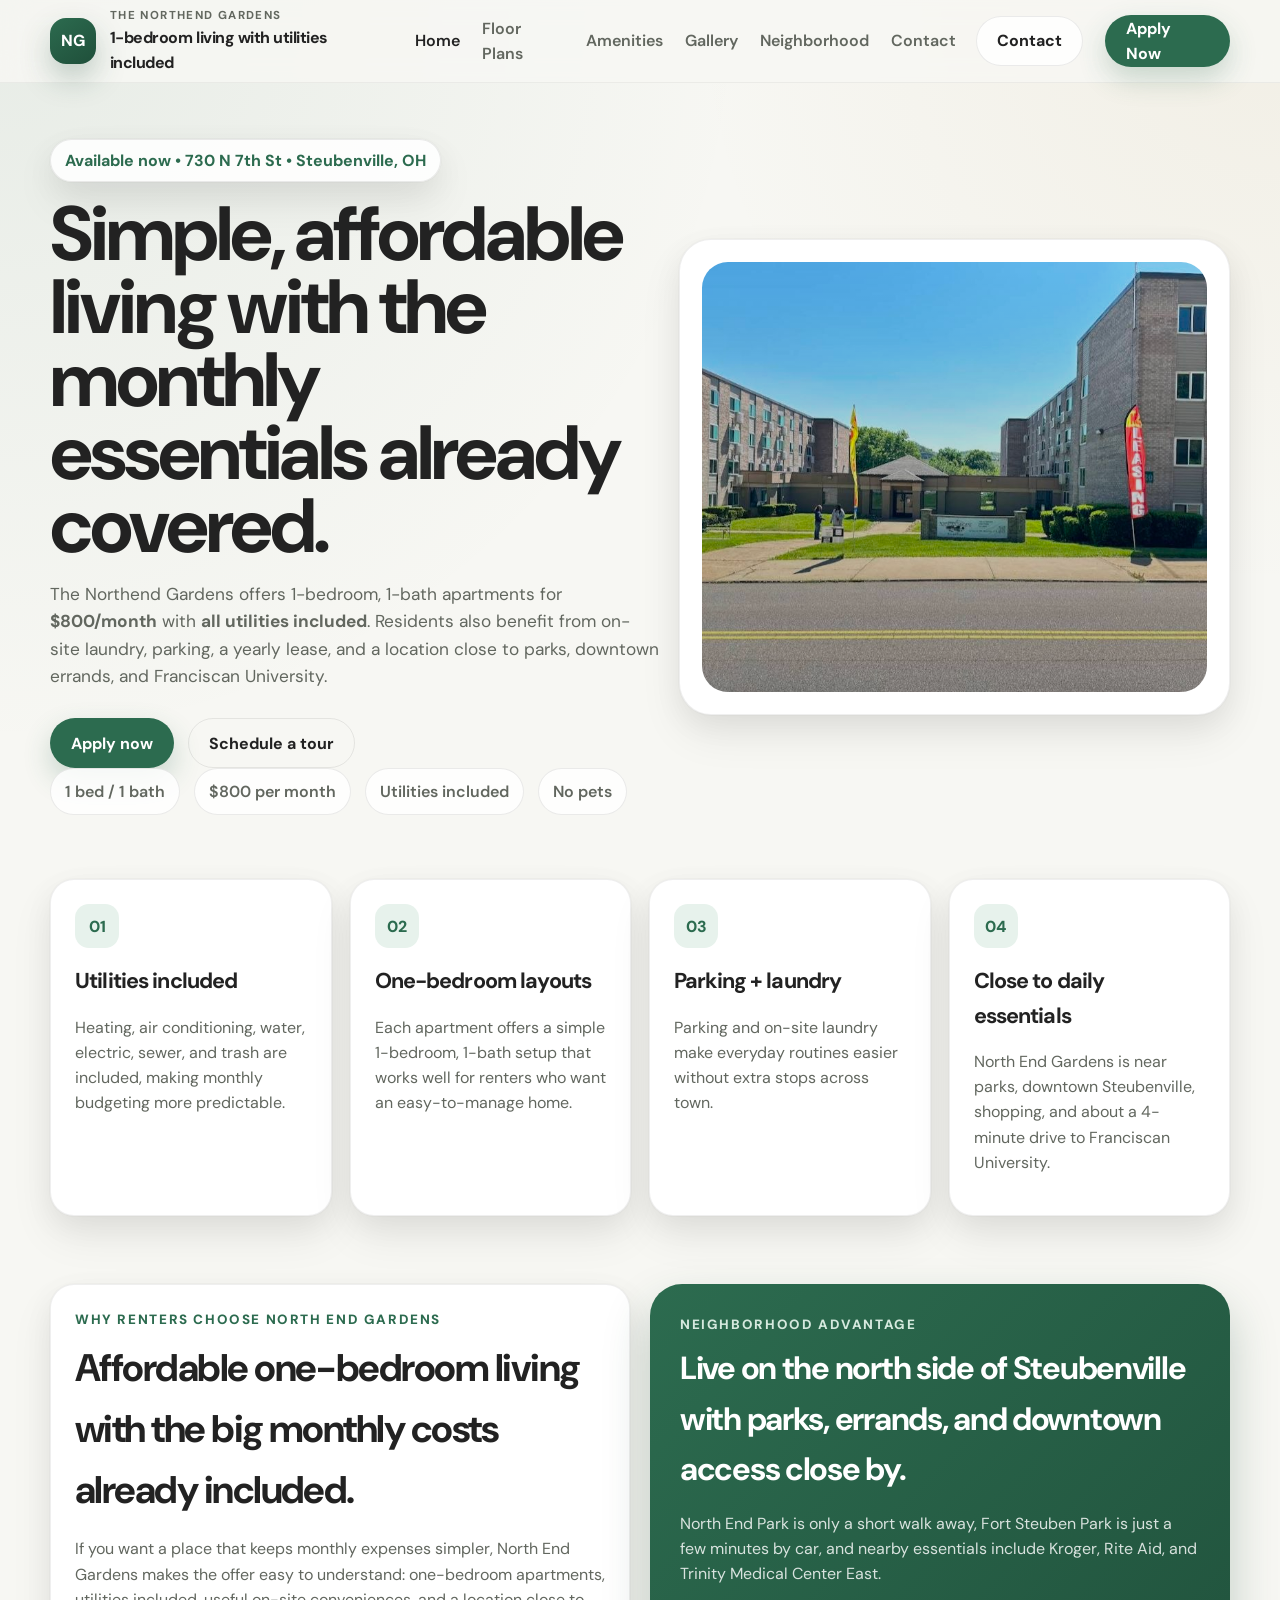
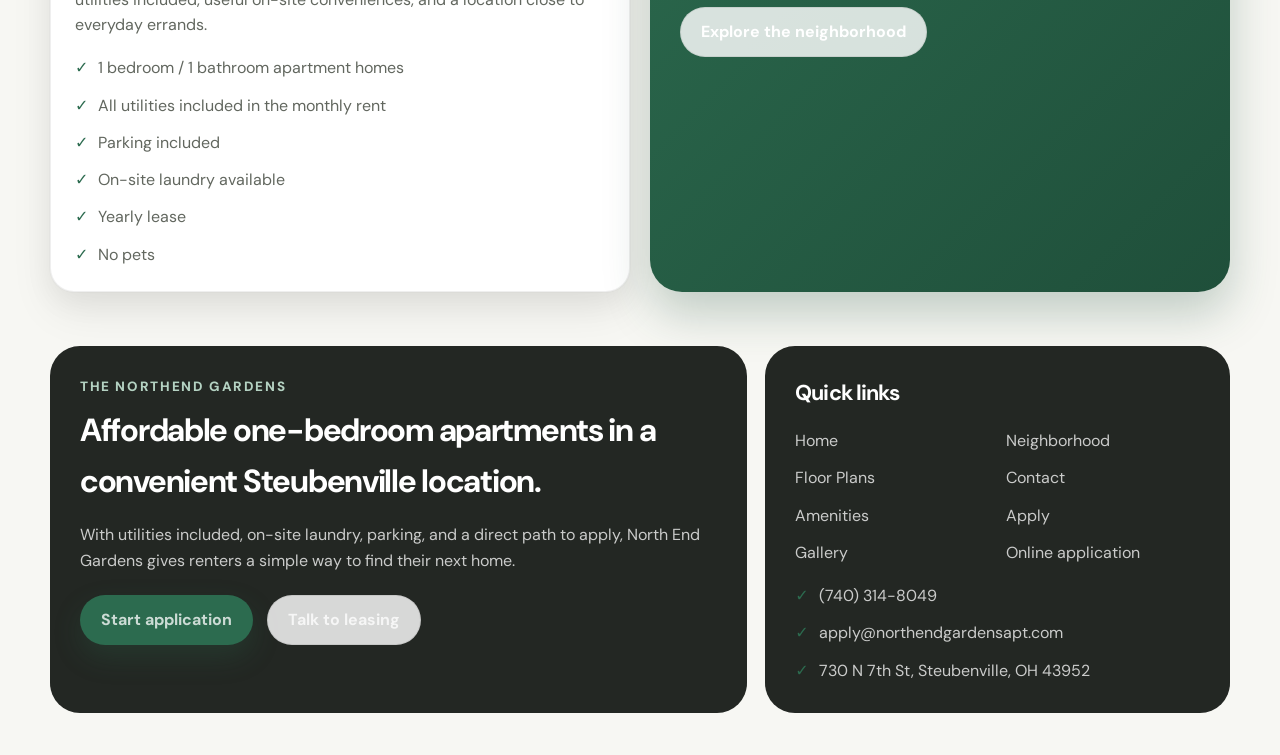
<file: northendgardens/index.html>
<!DOCTYPE html>
<html lang="en">
<head>
  <meta charset="UTF-8" />
  <meta name="viewport" content="width=device-width, initial-scale=1.0" />

  <title>The Northend Gardens | 1-bedroom apartments in Steubenville</title>
  <meta name="description" content="The Northend Gardens offers 1-bedroom, 1-bath apartments for $800/month with utilities included, parking, on-site laundry, and direct application access in Steubenville, Ohio." />
  <link rel="preconnect" href="https://fonts.googleapis.com">
  <link rel="preconnect" href="https://fonts.gstatic.com" crossorigin>
  <link href="https://fonts.googleapis.com/css2?family=DM+Sans:opsz,wght@9..40,400;9..40,500;9..40,700;9..40,800&display=swap" rel="stylesheet">
  <link rel="stylesheet" href="assets/styles.css" />
</head>
<body>
  <header class="topbar">
    <div class="wrap nav" id="nav">
      <a class="brand" href="index.html" aria-label="The Northend Gardens home">
        <div class="brand-mark">NG</div>
        <div class="brand-copy">
          <small>The Northend Gardens</small>
          <strong>1-bedroom living with utilities included</strong>
        </div>
      </a>
      <button class="menu-toggle" aria-label="Toggle menu" onclick="document.getElementById('nav').classList.toggle('open')">☰</button>
      <nav class="nav-links" aria-label="Primary navigation">
        <a href="index.html" style="color:var(--text)">Home</a>
        <a href="floor-plans.html">Floor Plans</a>
        <a href="amenities.html">Amenities</a>
        <a href="gallery.html">Gallery</a>
        <a href="neighborhood.html">Neighborhood</a>
        <a href="contact.html">Contact</a>
      </nav>
      <div class="nav-actions">
        <a class="btn btn-secondary" href="contact.html">Contact</a>
        <a class="btn btn-primary" href="apply.html">Apply Now</a>
      </div>
    </div>
  </header>

  <main>
    <section class="hero">
      <div class="wrap hero-grid">
        <div class="hero-copy">
          <div class="eyebrow">Available now • 730 N 7th St • Steubenville, OH</div>
          <h1>Simple, affordable living with the monthly essentials already covered.</h1>
          <p>The Northend Gardens offers 1-bedroom, 1-bath apartments for <strong>$800/month</strong> with <strong>all utilities included</strong>. Residents also benefit from on-site laundry, parking, a yearly lease, and a location close to parks, downtown errands, and Franciscan University.</p>
          <div class="hero-actions">
            <a class="btn btn-primary" href="apply.html">Apply now</a>
            <a class="btn btn-ghost" href="contact.html">Schedule a tour</a>
          </div>
          <div class="trust-row">
            <div class="trust-pill">1 bed / 1 bath</div>
            <div class="trust-pill">$800 per month</div>
            <div class="trust-pill">Utilities included</div>
            <div class="trust-pill">No pets</div>
          </div>
        </div>
        <div class="hero-visual">
          <div class="hero-photo"></div>
        </div>
      </div>
    </section>

    <section>
      <div class="wrap stats-grid">
        <div class="card"><div class="icon-chip">01</div><h3>Utilities included</h3><p>Heating, air conditioning, water, electric, sewer, and trash are included, making monthly budgeting more predictable.</p></div>
        <div class="card"><div class="icon-chip">02</div><h3>One-bedroom layouts</h3><p>Each apartment offers a simple 1-bedroom, 1-bath setup that works well for renters who want an easy-to-manage home.</p></div>
        <div class="card"><div class="icon-chip">03</div><h3>Parking + laundry</h3><p>Parking and on-site laundry make everyday routines easier without extra stops across town.</p></div>
        <div class="card"><div class="icon-chip">04</div><h3>Close to daily essentials</h3><p>North End Gardens is near parks, downtown Steubenville, shopping, and about a 4-minute drive to Franciscan University.</p></div>
      </div>
    </section>

    <section>
      <div class="wrap two-col">
        <div class="card copy">
          <div class="kicker">Why renters choose North End Gardens</div>
          <h2>Affordable one-bedroom living with the big monthly costs already included.</h2>
          <p>If you want a place that keeps monthly expenses simpler, North End Gardens makes the offer easy to understand: one-bedroom apartments, utilities included, useful on-site conveniences, and a location close to everyday errands.</p>
          <ul class="checklist">
            <li>1 bedroom / 1 bathroom apartment homes</li>
            <li>All utilities included in the monthly rent</li>
            <li>Parking included</li>
            <li>On-site laundry available</li>
            <li>Yearly lease</li>
            <li>No pets</li>
          </ul>
        </div>
        <div class="callout">
          <div class="kicker" style="color:#d5e9de;">Neighborhood advantage</div>
          <h2 style="font-size:2rem;">Live on the north side of Steubenville with parks, errands, and downtown access close by.</h2>
          <p>North End Park is only a short walk away, Fort Steuben Park is just a few minutes by car, and nearby essentials include Kroger, Rite Aid, and Trinity Medical Center East.</p>
          <div class="button-row" style="margin-top:20px;">
            <a class="btn btn-secondary" href="neighborhood.html">Explore the neighborhood</a>
          </div>
        </div>
      </div>
    </section>

  </main>

  <footer class="footer">
    <div class="wrap footer-grid">
      <div class="footer-card">
        <div class="kicker" style="color:#b4d2c2;">The Northend Gardens</div>
        <h2 style="font-size:2rem;">Affordable one-bedroom apartments in a convenient Steubenville location.</h2>
        <p>With utilities included, on-site laundry, parking, and a direct path to apply, North End Gardens gives renters a simple way to find their next home.</p>
        <div class="button-row" style="margin-top:22px;">
          <a class="btn btn-primary" href="apply.html">Start application</a>
          <a class="btn btn-secondary" href="contact.html">Talk to leasing</a>
        </div>
      </div>
      <div class="footer-card">
        <h3>Quick links</h3>
        <div class="footer-links">
          <ul>
            <li><a href="index.html">Home</a></li>
            <li><a href="floor-plans.html">Floor Plans</a></li>
            <li><a href="amenities.html">Amenities</a></li>
            <li><a href="gallery.html">Gallery</a></li>
          </ul>
          <ul>
            <li><a href="neighborhood.html">Neighborhood</a></li>
            <li><a href="contact.html">Contact</a></li>
            <li><a href="apply.html">Apply</a></li>
            <li><a href="https://northendgardensapt.com/application">Online application</a></li>
          </ul>
        </div>
        <ul class="contact-list">
          <li>(740) 314-8049</li>
          <li>apply@northendgardensapt.com</li>
          <li>730 N 7th St, Steubenville, OH 43952</li>
        </ul>
      </div>
    </div>
  </footer>
  <script>document.querySelectorAll('a[href^="#"]').forEach(a => a.addEventListener('click', () => document.getElementById('nav')?.classList.remove('open')));</script>
</body>
</html>
</file>
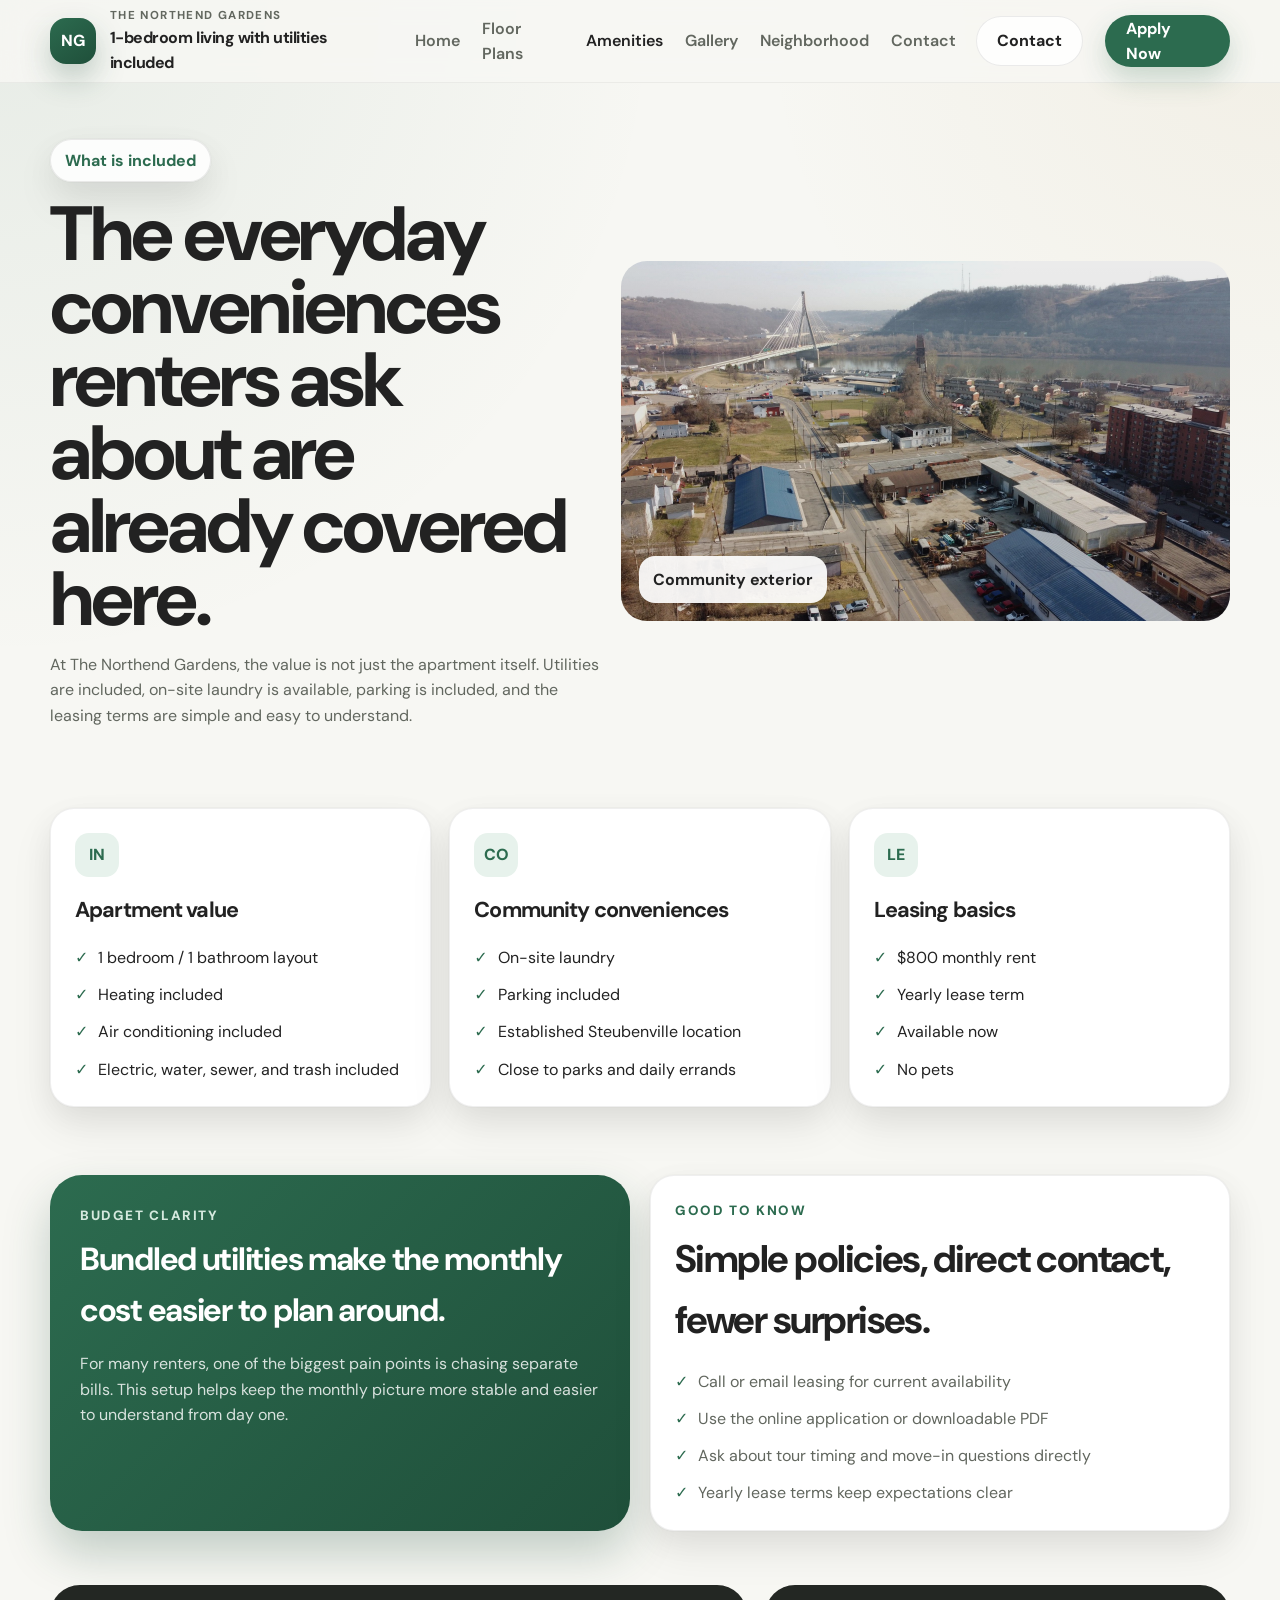
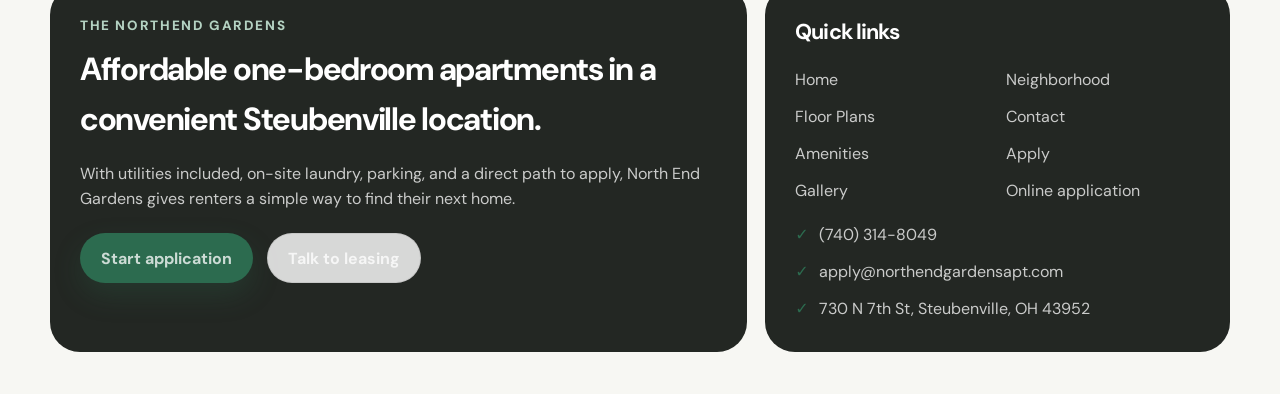
<file: northendgardens/amenities.html>
<!DOCTYPE html>
<html lang="en">
<head>
  <meta charset="UTF-8" />
  <meta name="viewport" content="width=device-width, initial-scale=1.0" />

  <title>Amenities | The Northend Gardens</title>
  <meta name="description" content="See apartment, community, and lease details for The Northend Gardens in Steubenville." />
  <link rel="preconnect" href="https://fonts.googleapis.com">
  <link rel="preconnect" href="https://fonts.gstatic.com" crossorigin>
  <link href="https://fonts.googleapis.com/css2?family=DM+Sans:opsz,wght@9..40,400;9..40,500;9..40,700;9..40,800&display=swap" rel="stylesheet">
  <link rel="stylesheet" href="assets/styles.css" />
</head>
<body>
  <header class="topbar">
    <div class="wrap nav" id="nav">
      <a class="brand" href="index.html"><div class="brand-mark">NG</div><div class="brand-copy"><small>The Northend Gardens</small><strong>1-bedroom living with utilities included</strong></div></a>
      <button class="menu-toggle" aria-label="Toggle menu" onclick="document.getElementById('nav').classList.toggle('open')">☰</button>
      <nav class="nav-links"><a href="index.html">Home</a><a href="floor-plans.html">Floor Plans</a><a href="amenities.html" style="color:var(--text)">Amenities</a><a href="gallery.html">Gallery</a><a href="neighborhood.html">Neighborhood</a><a href="contact.html">Contact</a></nav>
      <div class="nav-actions"><a class="btn btn-secondary" href="contact.html">Contact</a><a class="btn btn-primary" href="apply.html">Apply Now</a></div>
    </div>
  </header>
  <main>
    <section class="hero">
      <div class="wrap page-hero-grid">
        <div class="copy">
          <div class="eyebrow">What is included</div>
          <h1>The everyday conveniences renters ask about are already covered here.</h1>
          <p class="lead">At The Northend Gardens, the value is not just the apartment itself. Utilities are included, on-site laundry is available, parking is included, and the leasing terms are simple and easy to understand.</p>
        </div>
        <div class="page-photo" style="background-image:linear-gradient(180deg, rgba(0,0,0,.08), rgba(0,0,0,.18)), url('assets/images/exterior-5.jpg');"><div class="photo-caption">Community exterior</div></div>
      </div>
    </section>
    <section>
      <div class="wrap amenities-grid">
        <div class="card"><div class="icon-chip">IN</div><h3>Apartment value</h3><ul class="checklist"><li>1 bedroom / 1 bathroom layout</li><li>Heating included</li><li>Air conditioning included</li><li>Electric, water, sewer, and trash included</li></ul></div>
        <div class="card"><div class="icon-chip">CO</div><h3>Community conveniences</h3><ul class="checklist"><li>On-site laundry</li><li>Parking included</li><li>Established Steubenville location</li><li>Close to parks and daily errands</li></ul></div>
        <div class="card"><div class="icon-chip">LE</div><h3>Leasing basics</h3><ul class="checklist"><li>$800 monthly rent</li><li>Yearly lease term</li><li>Available now</li><li>No pets</li></ul></div>
      </div>
    </section>
    <section>
      <div class="wrap two-col">
        <div class="callout"><div class="kicker" style="color:#d5e9de;">Budget clarity</div><h2 style="font-size:2rem;">Bundled utilities make the monthly cost easier to plan around.</h2><p>For many renters, one of the biggest pain points is chasing separate bills. This setup helps keep the monthly picture more stable and easier to understand from day one.</p></div>
        <div class="card copy"><div class="kicker">Good to know</div><h2>Simple policies, direct contact, fewer surprises.</h2><ul class="checklist"><li>Call or email leasing for current availability</li><li>Use the online application or downloadable PDF</li><li>Ask about tour timing and move-in questions directly</li><li>Yearly lease terms keep expectations clear</li></ul></div>
      </div>
    </section>
  </main>
  <footer class="footer">
    <div class="wrap footer-grid">
      <div class="footer-card">
        <div class="kicker" style="color:#b4d2c2;">The Northend Gardens</div>
        <h2 style="font-size:2rem;">Affordable one-bedroom apartments in a convenient Steubenville location.</h2>
        <p>With utilities included, on-site laundry, parking, and a direct path to apply, North End Gardens gives renters a simple way to find their next home.</p>
        <div class="button-row" style="margin-top:22px;"><a class="btn btn-primary" href="apply.html">Start application</a><a class="btn btn-secondary" href="contact.html">Talk to leasing</a></div>

      </div>
      <div class="footer-card">
        <h3>Quick links</h3>
        <div class="footer-links"><ul><li><a href="index.html">Home</a></li><li><a href="floor-plans.html">Floor Plans</a></li><li><a href="amenities.html">Amenities</a></li><li><a href="gallery.html">Gallery</a></li></ul><ul><li><a href="neighborhood.html">Neighborhood</a></li><li><a href="contact.html">Contact</a></li><li><a href="apply.html">Apply</a></li><li><a href="https://northendgardensapt.com/application">Online application</a></li></ul></div>
        <ul class="contact-list"><li>(740) 314-8049</li><li>apply@northendgardensapt.com</li><li>730 N 7th St, Steubenville, OH 43952</li></ul>
      </div>
    </div>
  </footer>
</body>
</html>
</file>
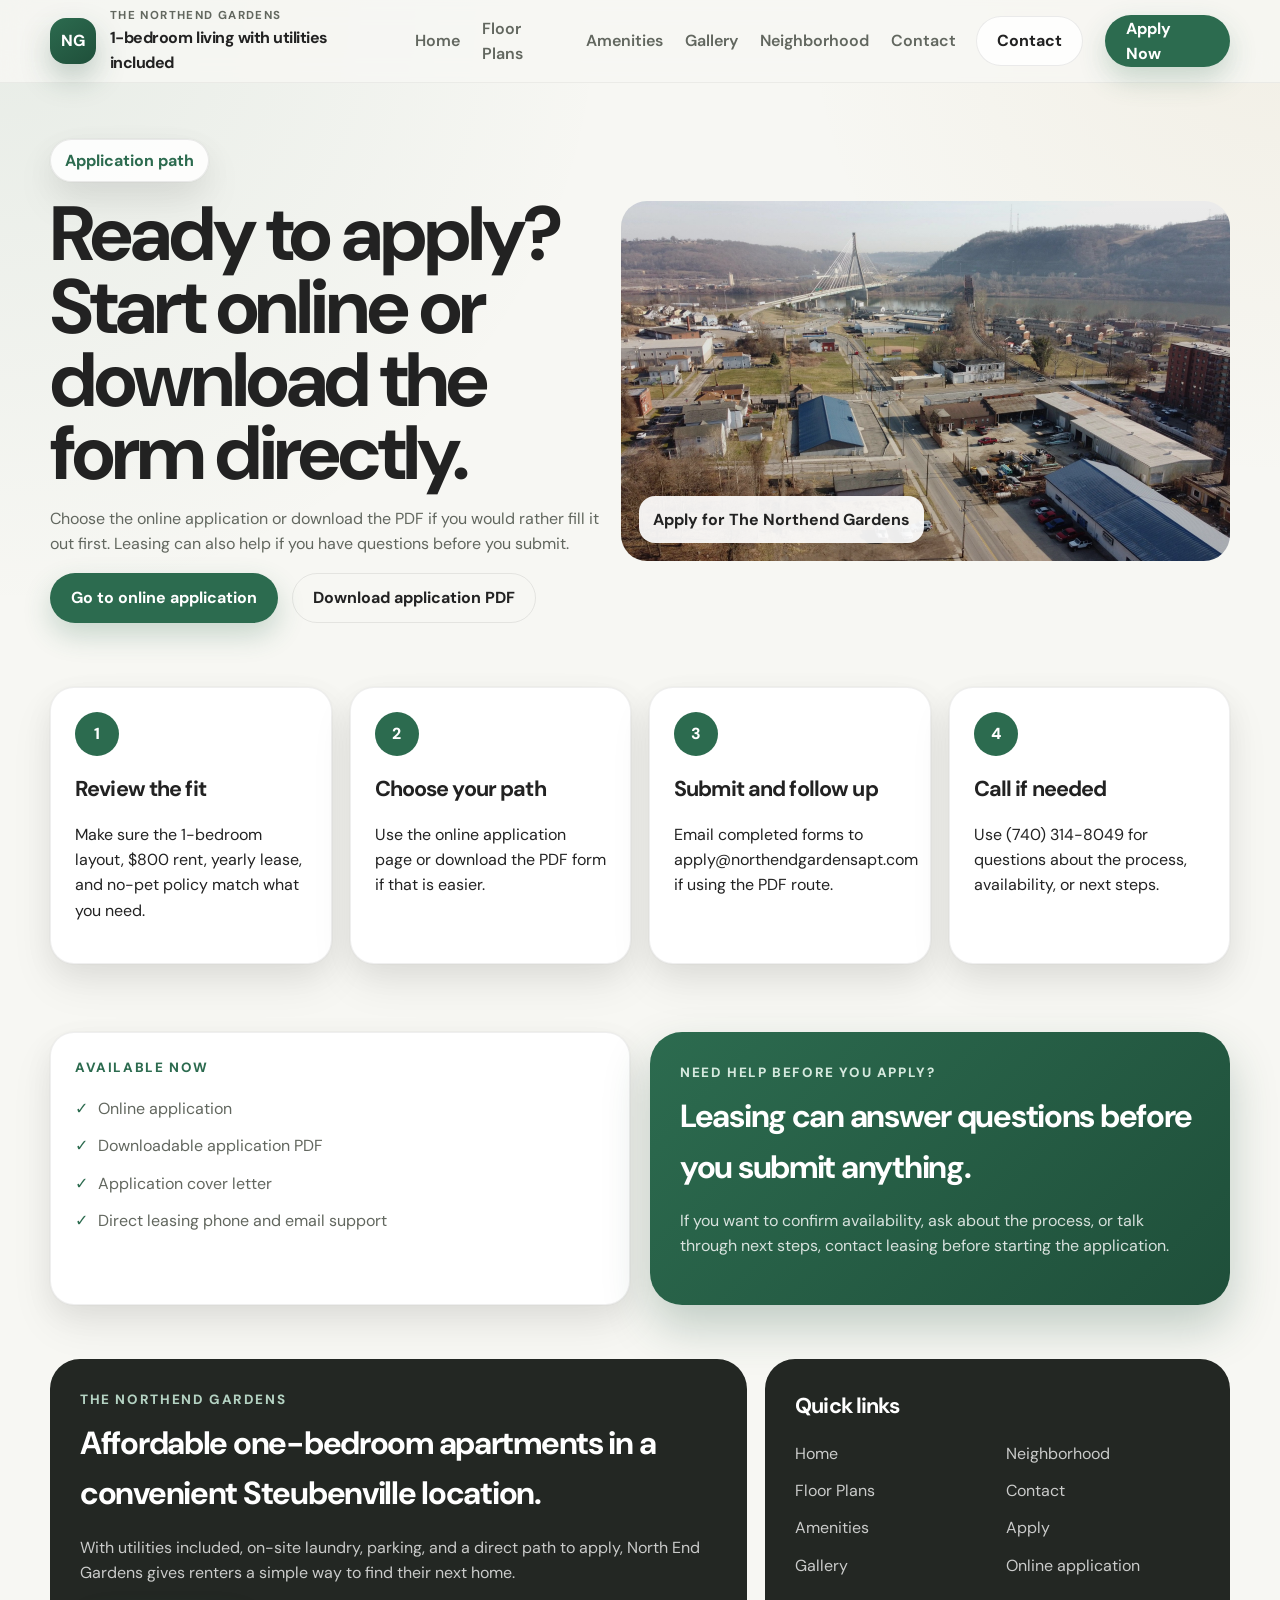
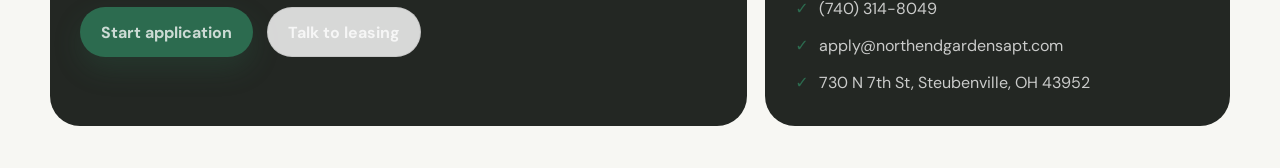
<file: northendgardens/apply.html>
<!DOCTYPE html>
<html lang="en">
<head>
  <meta charset="UTF-8" />
  <meta name="viewport" content="width=device-width, initial-scale=1.0" />

  <title>Apply | The Northend Gardens</title>
  <meta name="description" content="Apply to The Northend Gardens using the online form or downloadable application PDF." />
  <link rel="preconnect" href="https://fonts.googleapis.com">
  <link rel="preconnect" href="https://fonts.gstatic.com" crossorigin>
  <link href="https://fonts.googleapis.com/css2?family=DM+Sans:opsz,wght@9..40,400;9..40,500;9..40,700;9..40,800&display=swap" rel="stylesheet">
  <link rel="stylesheet" href="assets/styles.css" />
</head>
<body>
  <header class="topbar">
    <div class="wrap nav" id="nav">
      <a class="brand" href="index.html"><div class="brand-mark">NG</div><div class="brand-copy"><small>The Northend Gardens</small><strong>1-bedroom living with utilities included</strong></div></a>
      <button class="menu-toggle" aria-label="Toggle menu" onclick="document.getElementById('nav').classList.toggle('open')">☰</button>
      <nav class="nav-links"><a href="index.html">Home</a><a href="floor-plans.html">Floor Plans</a><a href="amenities.html">Amenities</a><a href="gallery.html">Gallery</a><a href="neighborhood.html">Neighborhood</a><a href="contact.html">Contact</a></nav>
      <div class="nav-actions"><a class="btn btn-secondary" href="contact.html">Contact</a><a class="btn btn-primary" href="apply.html" style="color:white;">Apply Now</a></div>
    </div>
  </header>
  <main>
    <section class="hero">
      <div class="wrap page-hero-grid">
        <div class="copy">
          <div class="eyebrow">Application path</div>
          <h1>Ready to apply? Start online or download the form directly.</h1>
          <p class="lead">Choose the online application or download the PDF if you would rather fill it out first. Leasing can also help if you have questions before you submit.</p>
          <div class="button-row"><a class="btn btn-primary" href="https://northendgardensapt.com/application">Go to online application</a><a class="btn btn-ghost" href="https://img1.wsimg.com/blobby/go/5bcdbc18-cd26-4074-8e50-74634077fc2b/downloads/4a5718e7-4fb5-4eb7-aecf-554cc829e132/Application.pdf?ver=1770429759637">Download application PDF</a></div>
        </div>
        <div class="page-photo" style="background-image:linear-gradient(180deg, rgba(0,0,0,.08), rgba(0,0,0,.18)), url('assets/images/exterior-4.jpg');"><div class="photo-caption">Apply for The Northend Gardens</div></div>
      </div>
    </section>
    <section>
      <div class="wrap timeline-grid">
        <div class="timeline-item"><div class="step-number">1</div><h3>Review the fit</h3><p>Make sure the 1-bedroom layout, $800 rent, yearly lease, and no-pet policy match what you need.</p></div>
        <div class="timeline-item"><div class="step-number">2</div><h3>Choose your path</h3><p>Use the online application page or download the PDF form if that is easier.</p></div>
        <div class="timeline-item"><div class="step-number">3</div><h3>Submit and follow up</h3><p>Email completed forms to apply@northendgardensapt.com if using the PDF route.</p></div>
        <div class="timeline-item"><div class="step-number">4</div><h3>Call if needed</h3><p>Use (740) 314-8049 for questions about the process, availability, or next steps.</p></div>
      </div>
    </section>
    <section>
      <div class="wrap two-col">
        <div class="card copy"><div class="kicker">Available now</div><ul class="checklist"><li>Online application</li><li>Downloadable application PDF</li><li>Application cover letter</li><li>Direct leasing phone and email support</li></ul></div>
        <div class="callout"><div class="kicker" style="color:#d5e9de;">Need help before you apply?</div><h2 style="font-size:2rem;">Leasing can answer questions before you submit anything.</h2><p>If you want to confirm availability, ask about the process, or talk through next steps, contact leasing before starting the application.</p></div>
      </div>
    </section>
  </main>
  <footer class="footer">
    <div class="wrap footer-grid">
      <div class="footer-card">
        <div class="kicker" style="color:#b4d2c2;">The Northend Gardens</div>
        <h2 style="font-size:2rem;">Affordable one-bedroom apartments in a convenient Steubenville location.</h2>
        <p>With utilities included, on-site laundry, parking, and a direct path to apply, North End Gardens gives renters a simple way to find their next home.</p>
        <div class="button-row" style="margin-top:22px;"><a class="btn btn-primary" href="apply.html">Start application</a><a class="btn btn-secondary" href="contact.html">Talk to leasing</a></div>

      </div>
      <div class="footer-card">
        <h3>Quick links</h3>
        <div class="footer-links"><ul><li><a href="index.html">Home</a></li><li><a href="floor-plans.html">Floor Plans</a></li><li><a href="amenities.html">Amenities</a></li><li><a href="gallery.html">Gallery</a></li></ul><ul><li><a href="neighborhood.html">Neighborhood</a></li><li><a href="contact.html">Contact</a></li><li><a href="apply.html">Apply</a></li><li><a href="https://northendgardensapt.com/application">Online application</a></li></ul></div>
        <ul class="contact-list"><li>(740) 314-8049</li><li>apply@northendgardensapt.com</li><li>730 N 7th St, Steubenville, OH 43952</li></ul>
      </div>
    </div>
  </footer>
</body>
</html>
</file>
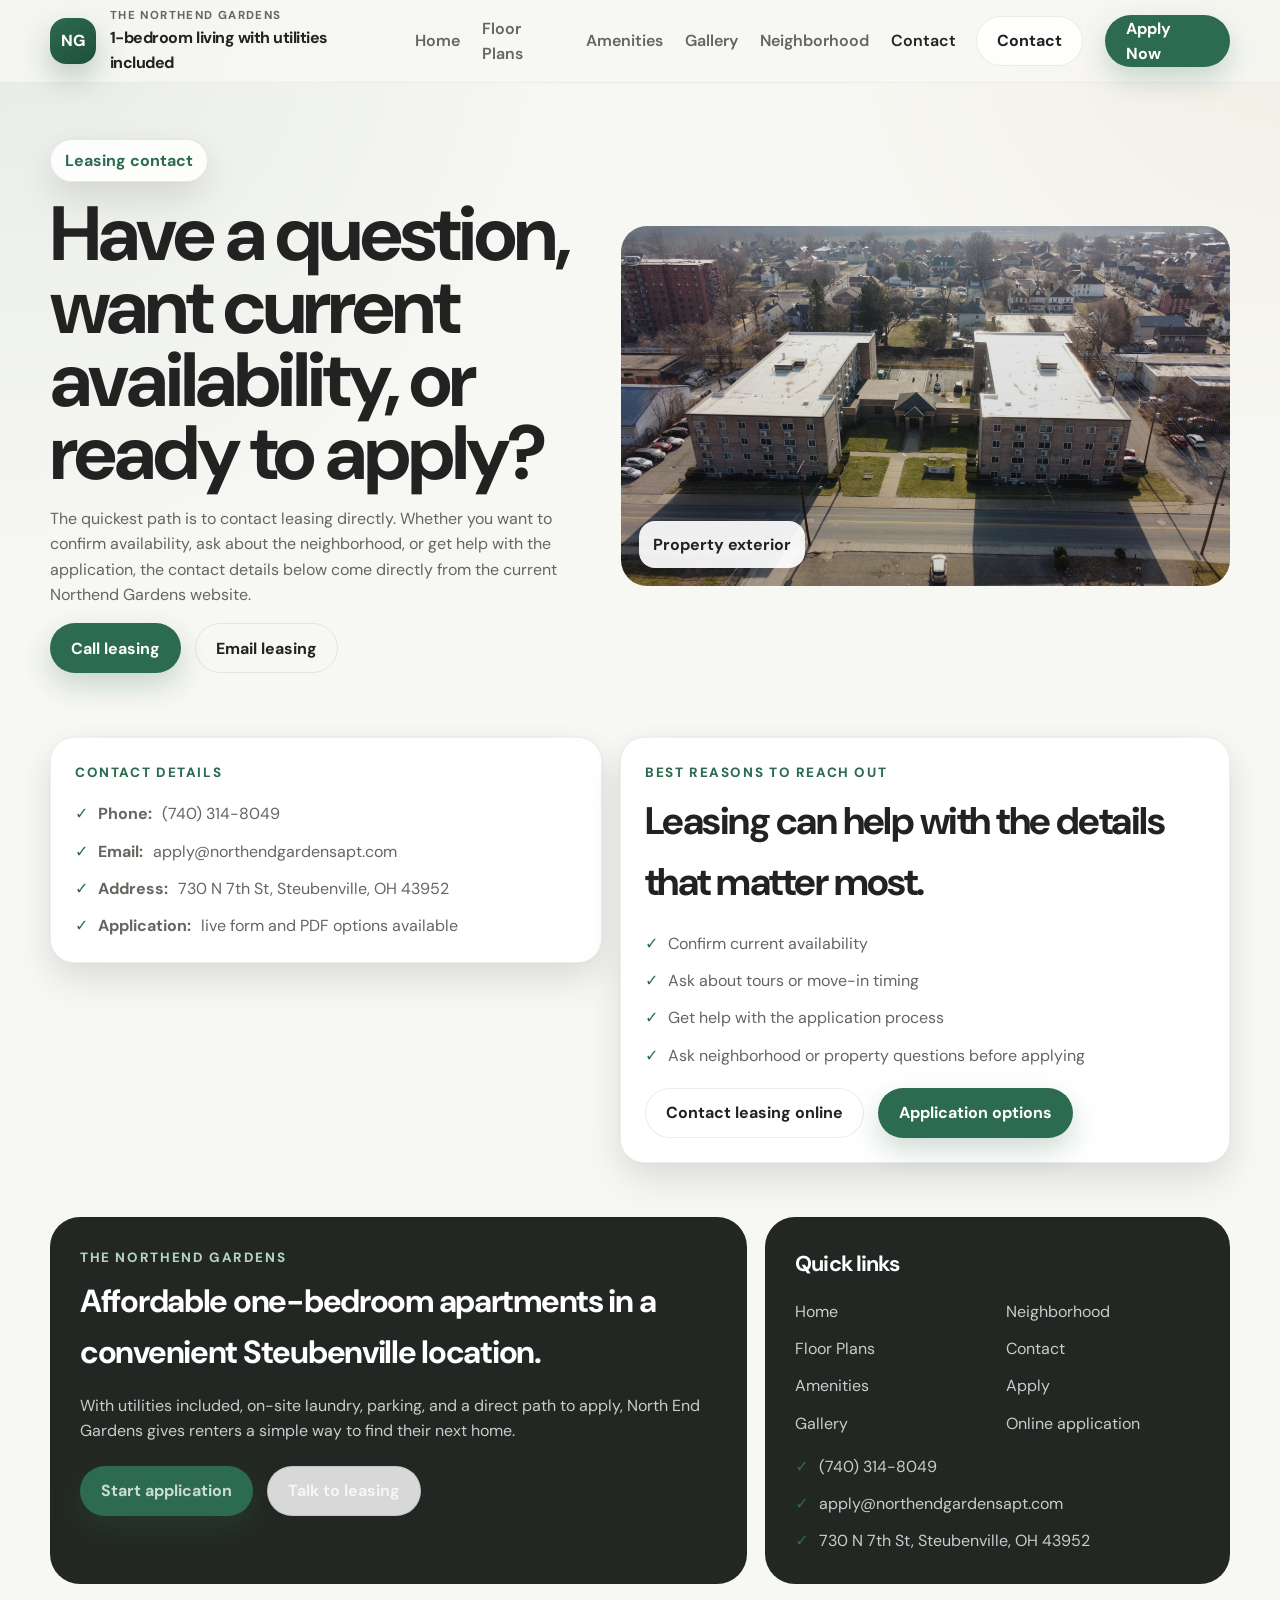
<file: northendgardens/contact.html>
<!DOCTYPE html>
<html lang="en">
<head>
  <meta charset="UTF-8" />
  <meta name="viewport" content="width=device-width, initial-scale=1.0" />

  <title>Contact Leasing | The Northend Gardens</title>
  <meta name="description" content="Contact The Northend Gardens leasing team by phone or email for availability, tours, and application questions." />
  <link rel="preconnect" href="https://fonts.googleapis.com">
  <link rel="preconnect" href="https://fonts.gstatic.com" crossorigin>
  <link href="https://fonts.googleapis.com/css2?family=DM+Sans:opsz,wght@9..40,400;9..40,500;9..40,700;9..40,800&display=swap" rel="stylesheet">
  <link rel="stylesheet" href="assets/styles.css" />
</head>
<body>
  <header class="topbar">
    <div class="wrap nav" id="nav">
      <a class="brand" href="index.html"><div class="brand-mark">NG</div><div class="brand-copy"><small>The Northend Gardens</small><strong>1-bedroom living with utilities included</strong></div></a>
      <button class="menu-toggle" aria-label="Toggle menu" onclick="document.getElementById('nav').classList.toggle('open')">☰</button>
      <nav class="nav-links"><a href="index.html">Home</a><a href="floor-plans.html">Floor Plans</a><a href="amenities.html">Amenities</a><a href="gallery.html">Gallery</a><a href="neighborhood.html">Neighborhood</a><a href="contact.html" style="color:var(--text)">Contact</a></nav>
      <div class="nav-actions"><a class="btn btn-secondary" href="contact.html">Contact</a><a class="btn btn-primary" href="apply.html">Apply Now</a></div>
    </div>
  </header>
  <main>
    <section class="hero">
      <div class="wrap page-hero-grid">
        <div class="copy">
          <div class="eyebrow">Leasing contact</div>
          <h1>Have a question, want current availability, or ready to apply?</h1>
          <p class="lead">The quickest path is to contact leasing directly. Whether you want to confirm availability, ask about the neighborhood, or get help with the application, the contact details below come directly from the current Northend Gardens website.</p>
          <div class="button-row"><a class="btn btn-primary" href="tel:17403148049">Call leasing</a><a class="btn btn-ghost" href="mailto:apply@northendgardensapt.com">Email leasing</a></div>
        </div>
        <div class="page-photo" style="background-image:linear-gradient(180deg, rgba(0,0,0,.08), rgba(0,0,0,.18)), url('assets/images/exterior-1.jpg');"><div class="photo-caption">Property exterior</div></div>
      </div>
    </section>
    <section>
      <div class="wrap contact-grid">
        <div class="contact-card card copy"><div class="kicker">Contact details</div><ul class="contact-list"><li><strong>Phone:</strong> <a href="tel:17403148049">(740) 314-8049</a></li><li><strong>Email:</strong> <a href="mailto:apply@northendgardensapt.com">apply@northendgardensapt.com</a></li><li><strong>Address:</strong> 730 N 7th St, Steubenville, OH 43952</li><li><strong>Application:</strong> live form and PDF options available</li></ul></div>
        <div class="contact-card card copy"><div class="kicker">Best reasons to reach out</div><h2>Leasing can help with the details that matter most.</h2><ul class="checklist"><li>Confirm current availability</li><li>Ask about tours or move-in timing</li><li>Get help with the application process</li><li>Ask neighborhood or property questions before applying</li></ul><div class="button-row" style="margin-top:20px;"><a class="btn btn-secondary" href="https://northendgardensapt.com/contact">Contact leasing online</a><a class="btn btn-primary" href="apply.html">Application options</a></div></div>
      </div>
    </section>
  </main>
  <footer class="footer">
    <div class="wrap footer-grid">
      <div class="footer-card">
        <div class="kicker" style="color:#b4d2c2;">The Northend Gardens</div>
        <h2 style="font-size:2rem;">Affordable one-bedroom apartments in a convenient Steubenville location.</h2>
        <p>With utilities included, on-site laundry, parking, and a direct path to apply, North End Gardens gives renters a simple way to find their next home.</p>
        <div class="button-row" style="margin-top:22px;"><a class="btn btn-primary" href="apply.html">Start application</a><a class="btn btn-secondary" href="contact.html">Talk to leasing</a></div>

      </div>
      <div class="footer-card">
        <h3>Quick links</h3>
        <div class="footer-links"><ul><li><a href="index.html">Home</a></li><li><a href="floor-plans.html">Floor Plans</a></li><li><a href="amenities.html">Amenities</a></li><li><a href="gallery.html">Gallery</a></li></ul><ul><li><a href="neighborhood.html">Neighborhood</a></li><li><a href="contact.html">Contact</a></li><li><a href="apply.html">Apply</a></li><li><a href="https://northendgardensapt.com/application">Online application</a></li></ul></div>
        <ul class="contact-list"><li>(740) 314-8049</li><li>apply@northendgardensapt.com</li><li>730 N 7th St, Steubenville, OH 43952</li></ul>
      </div>
    </div>
  </footer>
</body>
</html>
</file>
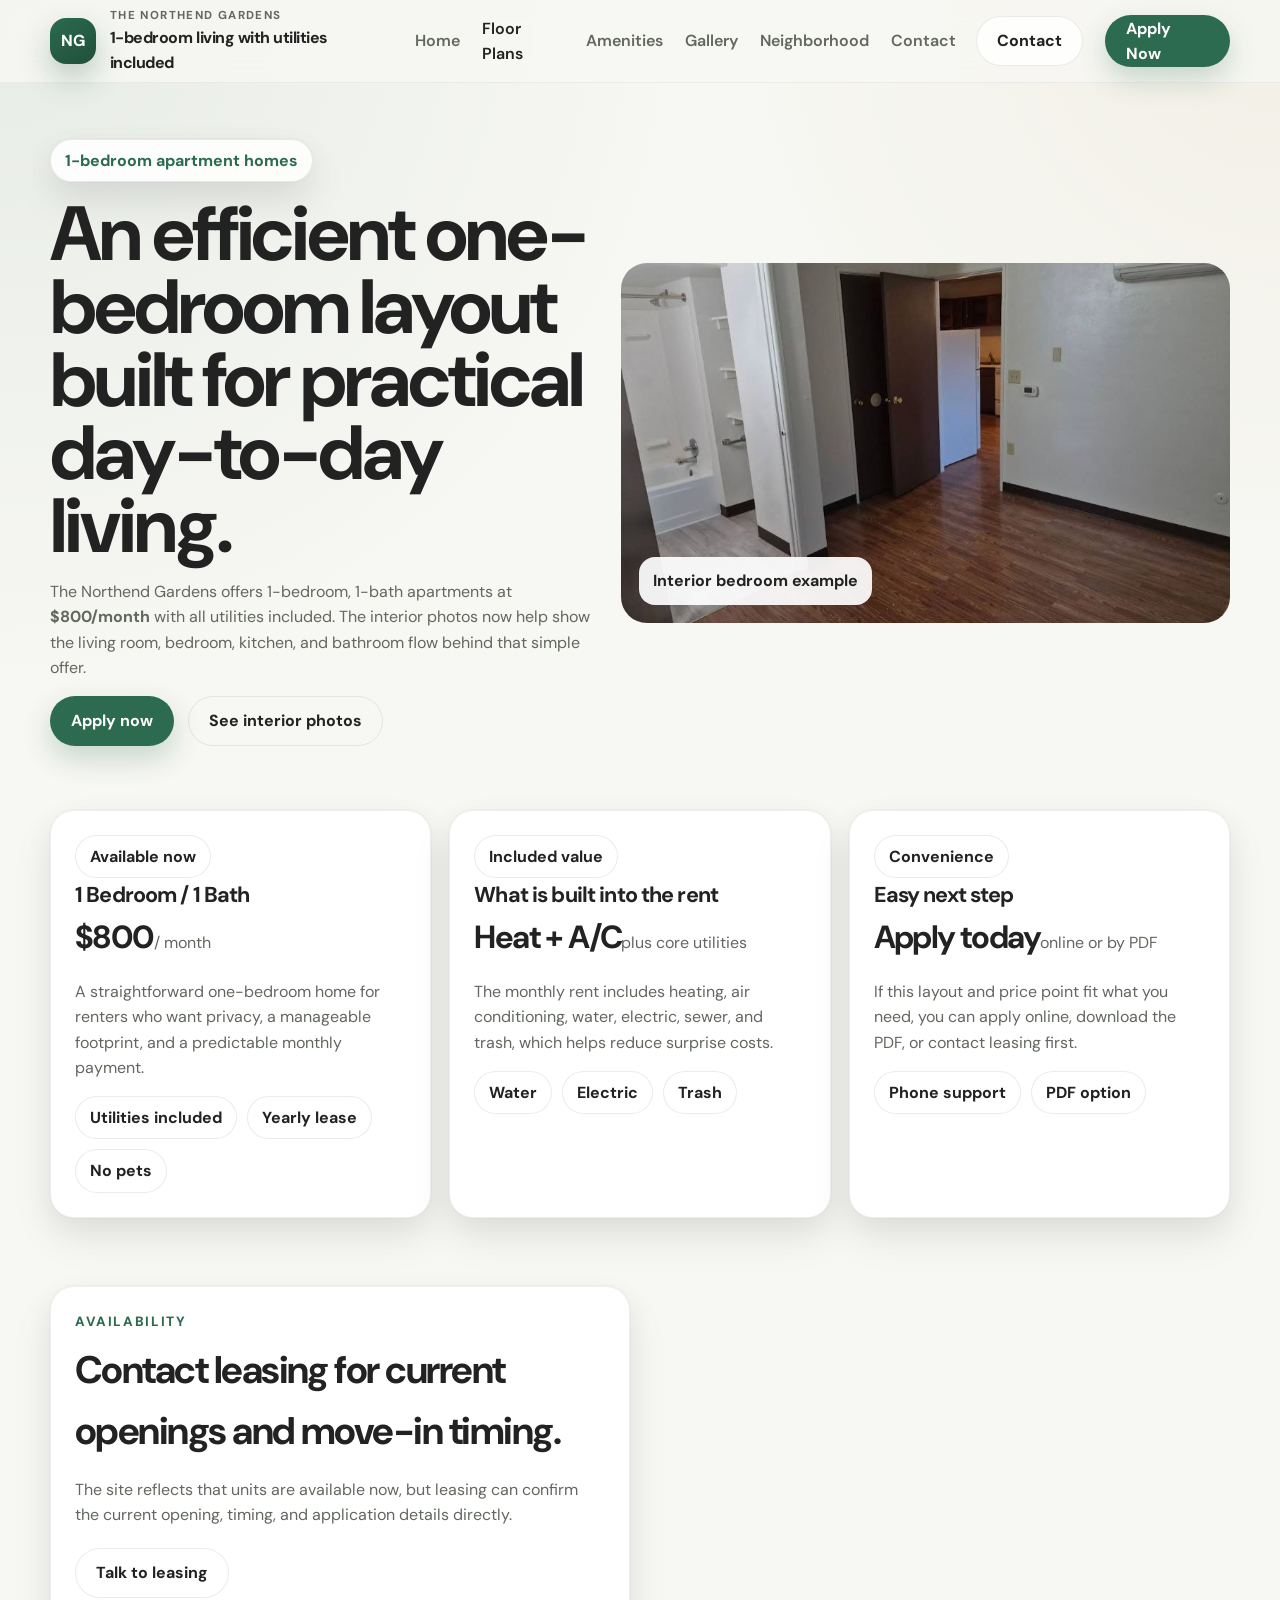
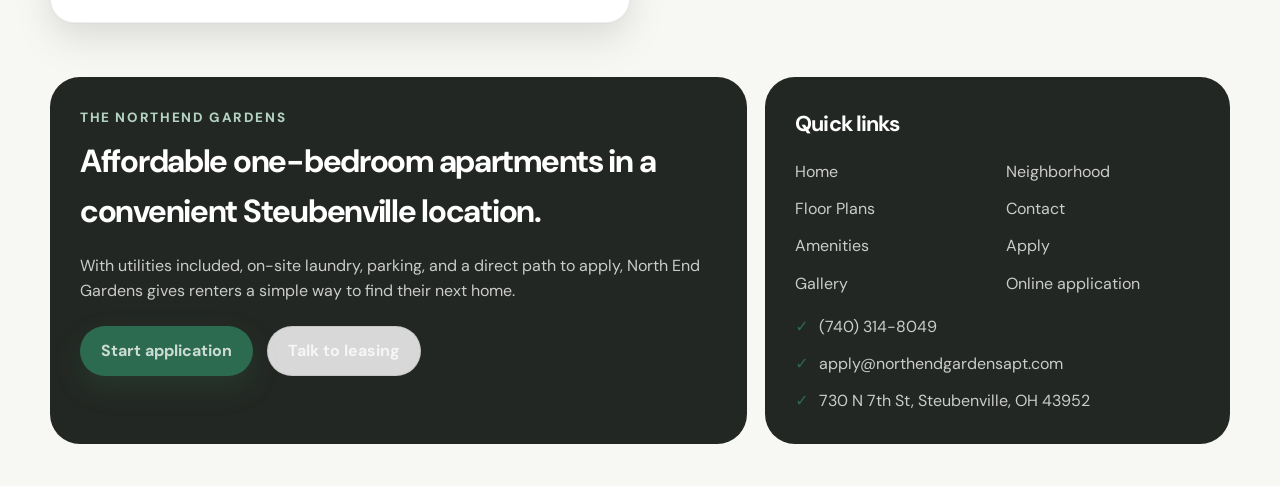
<file: northendgardens/floor-plans.html>
<!DOCTYPE html>
<html lang="en">
<head>
  <meta charset="UTF-8" />
  <meta name="viewport" content="width=device-width, initial-scale=1.0" />

  <title>Floor Plans | The Northend Gardens</title>
  <meta name="description" content="See the 1-bedroom, 1-bath apartment offering at The Northend Gardens in Steubenville, Ohio." />
  <link rel="preconnect" href="https://fonts.googleapis.com">
  <link rel="preconnect" href="https://fonts.gstatic.com" crossorigin>
  <link href="https://fonts.googleapis.com/css2?family=DM+Sans:opsz,wght@9..40,400;9..40,500;9..40,700;9..40,800&display=swap" rel="stylesheet">
  <link rel="stylesheet" href="assets/styles.css" />
</head>
<body>
  <header class="topbar">
    <div class="wrap nav" id="nav">
      <a class="brand" href="index.html"><div class="brand-mark">NG</div><div class="brand-copy"><small>The Northend Gardens</small><strong>1-bedroom living with utilities included</strong></div></a>
      <button class="menu-toggle" aria-label="Toggle menu" onclick="document.getElementById('nav').classList.toggle('open')">☰</button>
      <nav class="nav-links"><a href="index.html">Home</a><a href="floor-plans.html" style="color:var(--text)">Floor Plans</a><a href="amenities.html">Amenities</a><a href="gallery.html">Gallery</a><a href="neighborhood.html">Neighborhood</a><a href="contact.html">Contact</a></nav>
      <div class="nav-actions"><a class="btn btn-secondary" href="contact.html">Contact</a><a class="btn btn-primary" href="apply.html">Apply Now</a></div>
    </div>
  </header>
  <main>
    <section class="hero">
      <div class="wrap page-hero-grid">
        <div class="copy">
          <div class="eyebrow">1-bedroom apartment homes</div>
          <h1>An efficient one-bedroom layout built for practical day-to-day living.</h1>
          <p class="lead">The Northend Gardens offers 1-bedroom, 1-bath apartments at <strong>$800/month</strong> with all utilities included. The interior photos now help show the living room, bedroom, kitchen, and bathroom flow behind that simple offer.</p>
          <div class="button-row"><a class="btn btn-primary" href="apply.html">Apply now</a><a class="btn btn-ghost" href="gallery.html">See interior photos</a></div>
        </div>
        <div class="page-photo" style="background-image:linear-gradient(180deg, rgba(0,0,0,.08), rgba(0,0,0,.18)), url('assets/images/interiors/apartment-2-bedroom.jpg');"><div class="photo-caption">Interior bedroom example</div></div>
      </div>
    </section>
    <section>
      <div class="wrap plans-grid">
        <div class="card plan-card"><div class="status-chip">Available now</div><h3>1 Bedroom / 1 Bath</h3><div class="price"><strong>$800</strong><span>/ month</span></div><p>A straightforward one-bedroom home for renters who want privacy, a manageable footprint, and a predictable monthly payment.</p><div class="meta-row"><div class="meta-pill">Utilities included</div><div class="meta-pill">Yearly lease</div><div class="meta-pill">No pets</div></div></div>
        <div class="card plan-card"><div class="status-chip">Included value</div><h3>What is built into the rent</h3><div class="price"><strong>Heat + A/C</strong><span>plus core utilities</span></div><p>The monthly rent includes heating, air conditioning, water, electric, sewer, and trash, which helps reduce surprise costs.</p><div class="meta-row"><div class="meta-pill">Water</div><div class="meta-pill">Electric</div><div class="meta-pill">Trash</div></div></div>
        <div class="card plan-card"><div class="status-chip">Convenience</div><h3>Easy next step</h3><div class="price"><strong>Apply today</strong><span>online or by PDF</span></div><p>If this layout and price point fit what you need, you can apply online, download the PDF, or contact leasing first.</p><div class="meta-row"><div class="meta-pill">Phone support</div><div class="meta-pill">PDF option</div></div></div>
      </div>
    </section>
    <section>
      <div class="wrap two-col">
        <div class="card copy"><div class="kicker">Availability</div><h2>Contact leasing for current openings and move-in timing.</h2><p>The site reflects that units are available now, but leasing can confirm the current opening, timing, and application details directly.</p><div class="button-row" style="margin-top:20px;"><a class="btn btn-secondary" href="contact.html">Talk to leasing</a></div></div>
      </div>
    </section>
  </main>
  <footer class="footer">
    <div class="wrap footer-grid">
      <div class="footer-card">
        <div class="kicker" style="color:#b4d2c2;">The Northend Gardens</div>
        <h2 style="font-size:2rem;">Affordable one-bedroom apartments in a convenient Steubenville location.</h2>
        <p>With utilities included, on-site laundry, parking, and a direct path to apply, North End Gardens gives renters a simple way to find their next home.</p>
        <div class="button-row" style="margin-top:22px;"><a class="btn btn-primary" href="apply.html">Start application</a><a class="btn btn-secondary" href="contact.html">Talk to leasing</a></div>

      </div>
      <div class="footer-card">
        <h3>Quick links</h3>
        <div class="footer-links"><ul><li><a href="index.html">Home</a></li><li><a href="floor-plans.html">Floor Plans</a></li><li><a href="amenities.html">Amenities</a></li><li><a href="gallery.html">Gallery</a></li></ul><ul><li><a href="neighborhood.html">Neighborhood</a></li><li><a href="contact.html">Contact</a></li><li><a href="apply.html">Apply</a></li><li><a href="https://northendgardensapt.com/application">Online application</a></li></ul></div>
        <ul class="contact-list"><li>(740) 314-8049</li><li>apply@northendgardensapt.com</li><li>730 N 7th St, Steubenville, OH 43952</li></ul>
      </div>
    </div>
  </footer>
</body>
</html>
</file>
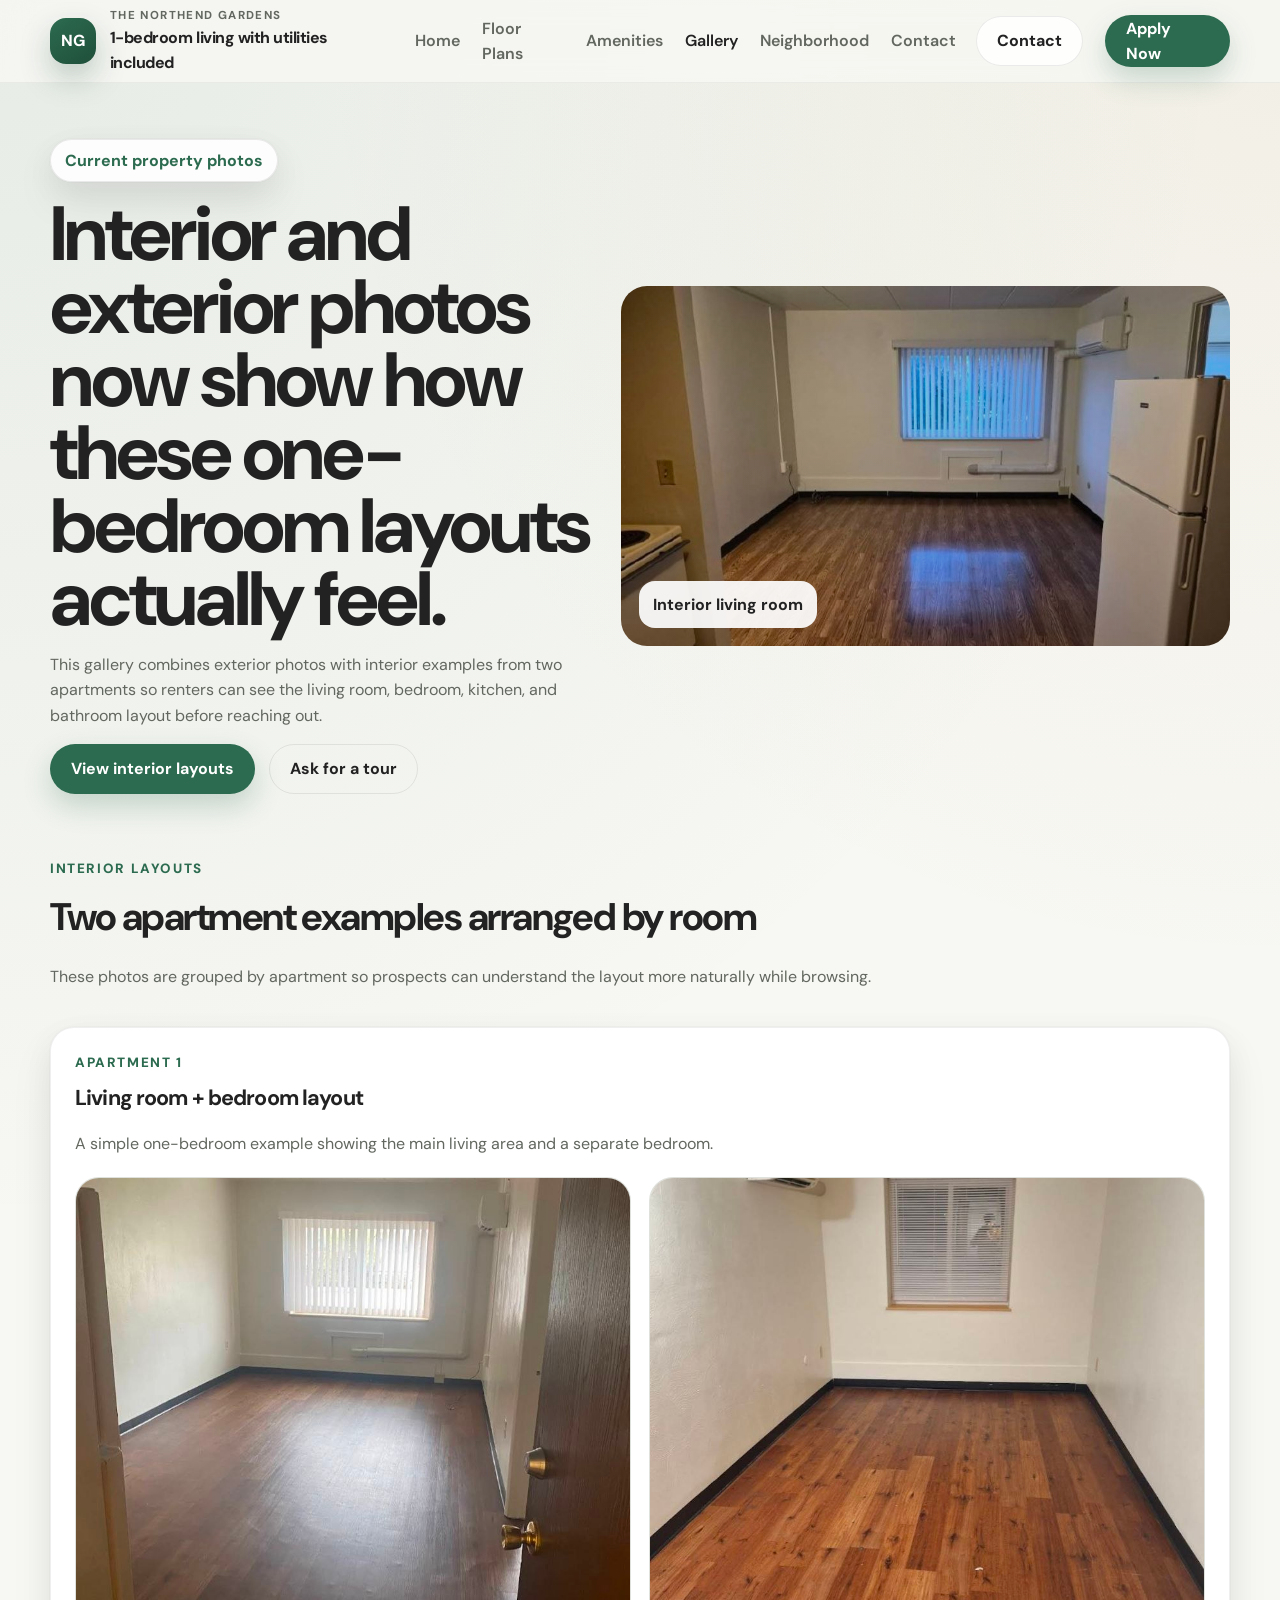
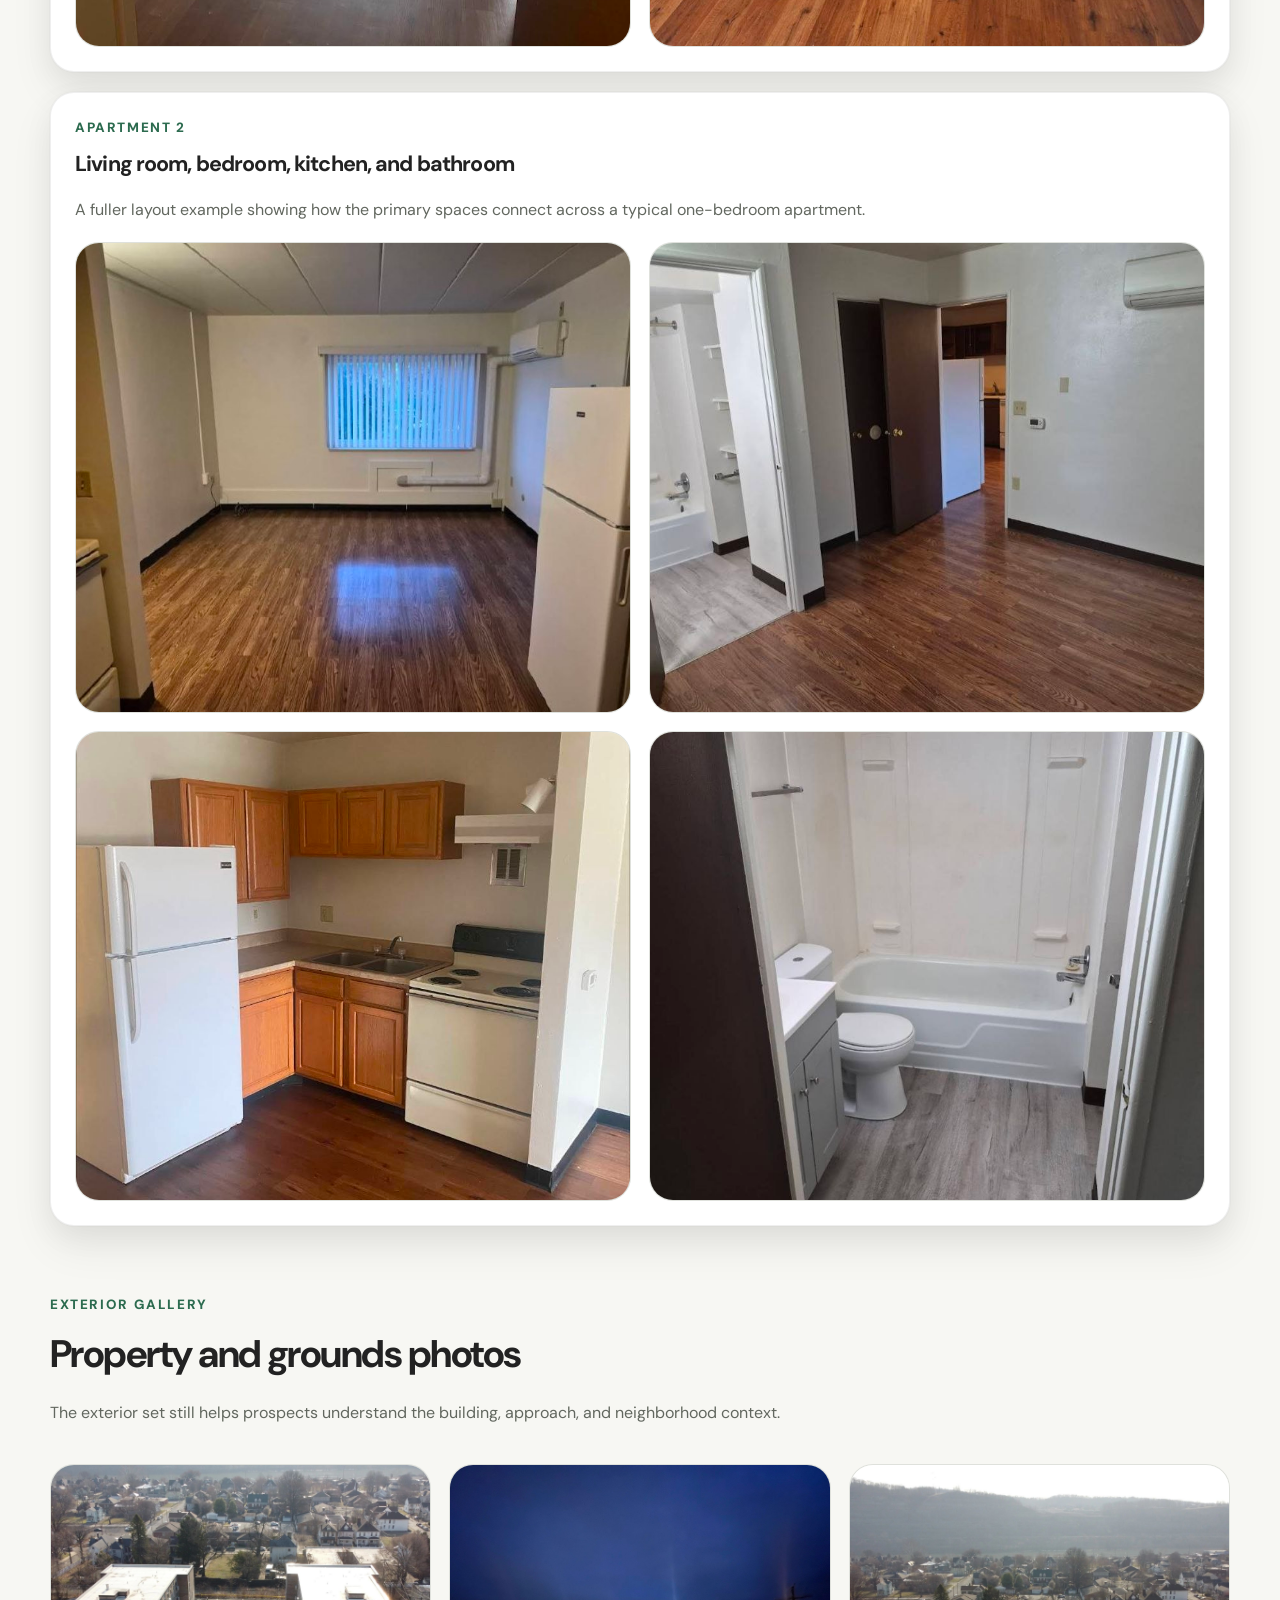
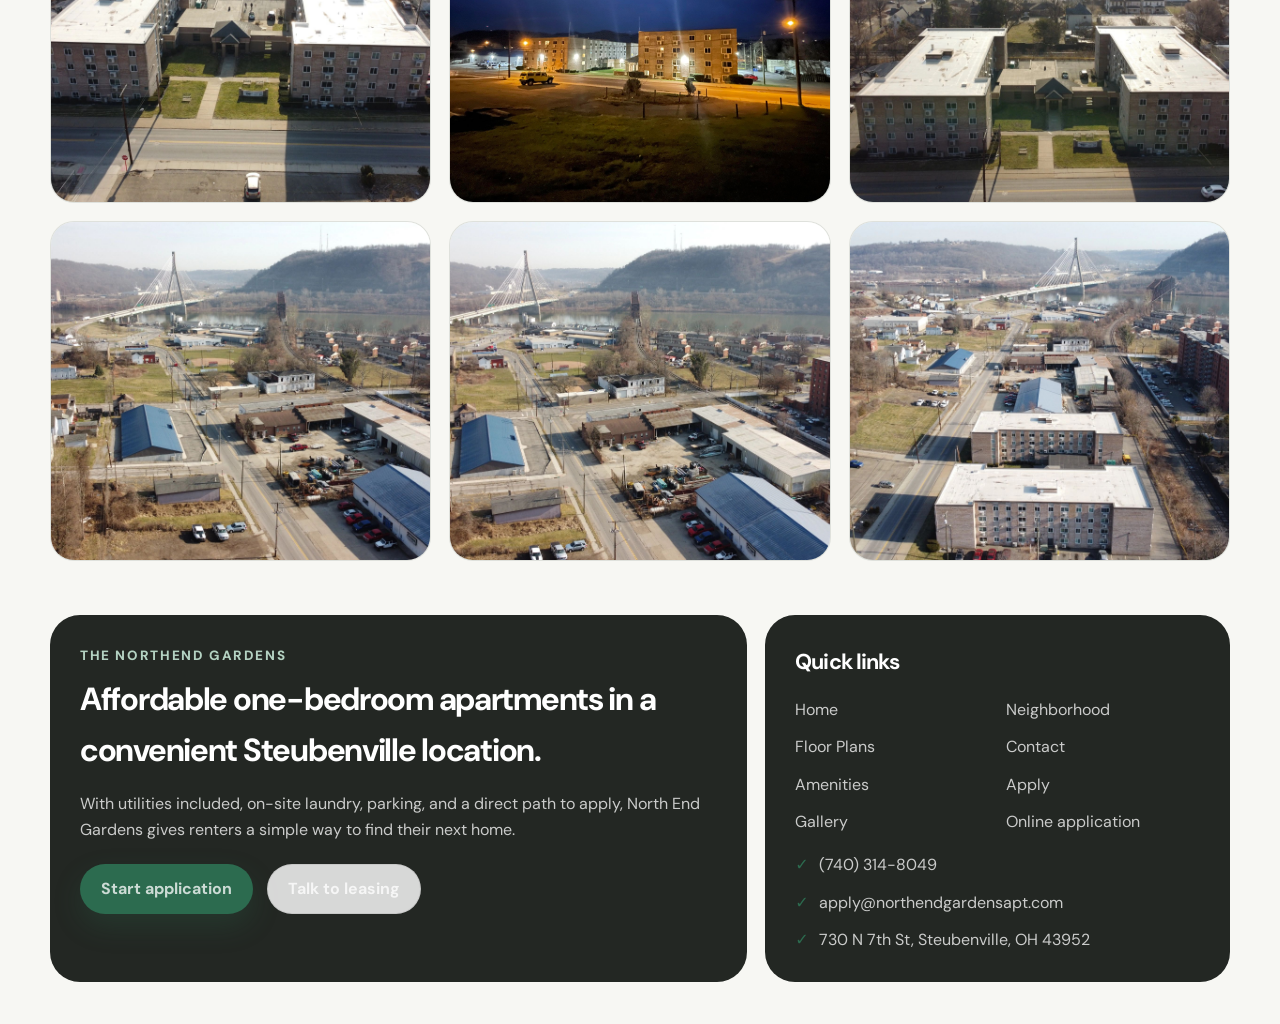
<file: northendgardens/gallery.html>
<!DOCTYPE html>
<html lang="en">
<head>
  <meta charset="UTF-8" />
  <meta name="viewport" content="width=device-width, initial-scale=1.0" />

  <title>Gallery | The Northend Gardens</title>
  <meta name="description" content="Browse interior and exterior photos for The Northend Gardens in Steubenville, including living room, bedroom, kitchen, bathroom, and property views." />
  <link rel="preconnect" href="https://fonts.googleapis.com">
  <link rel="preconnect" href="https://fonts.gstatic.com" crossorigin>
  <link href="https://fonts.googleapis.com/css2?family=DM+Sans:opsz,wght@9..40,400;9..40,500;9..40,700;9..40,800&display=swap" rel="stylesheet">
  <link rel="stylesheet" href="assets/styles.css" />
</head>
<body>
  <header class="topbar">
    <div class="wrap nav" id="nav">
      <a class="brand" href="index.html"><div class="brand-mark">NG</div><div class="brand-copy"><small>The Northend Gardens</small><strong>1-bedroom living with utilities included</strong></div></a>
      <button class="menu-toggle" aria-label="Toggle menu" onclick="document.getElementById('nav').classList.toggle('open')">☰</button>
      <nav class="nav-links"><a href="index.html">Home</a><a href="floor-plans.html">Floor Plans</a><a href="amenities.html">Amenities</a><a href="gallery.html" style="color:var(--text)">Gallery</a><a href="neighborhood.html">Neighborhood</a><a href="contact.html">Contact</a></nav>
      <div class="nav-actions"><a class="btn btn-secondary" href="contact.html">Contact</a><a class="btn btn-primary" href="apply.html">Apply Now</a></div>
    </div>
  </header>
  <main>
    <section class="hero">
      <div class="wrap page-hero-grid">
        <div class="copy">
          <div class="eyebrow">Current property photos</div>
          <h1>Interior and exterior photos now show how these one-bedroom layouts actually feel.</h1>
          <p class="lead">This gallery combines exterior photos with interior examples from two apartments so renters can see the living room, bedroom, kitchen, and bathroom layout before reaching out.</p>
          <div class="button-row"><a class="btn btn-primary" href="#interior-layouts">View interior layouts</a><a class="btn btn-ghost" href="contact.html">Ask for a tour</a></div>
        </div>
        <div class="page-photo" style="background-image:linear-gradient(180deg, rgba(0,0,0,.08), rgba(0,0,0,.18)), url('assets/images/interiors/apartment-2-living-room.jpg');"><div class="photo-caption">Interior living room</div></div>
      </div>
    </section>
    <section id="interior-layouts">
      <div class="wrap">
        <div class="section-head">
          <div>
            <div class="kicker">Interior layouts</div>
            <h2>Two apartment examples arranged by room</h2>
            <p>These photos are grouped by apartment so prospects can understand the layout more naturally while browsing.</p>
          </div>
        </div>
        <div class="apartment-sections">
          <article class="card apartment-card">
            <div class="kicker">Apartment 1</div>
            <h3>Living room + bedroom layout</h3>
            <p>A simple one-bedroom example showing the main living area and a separate bedroom.</p>
            <div class="interior-grid interior-grid-two">
              <figure class="interior-figure"><img src="assets/images/interiors/apartment-1-living-room.jpg" alt="Apartment 1 living room at The Northend Gardens" /><figcaption>Living room</figcaption></figure>
              <figure class="interior-figure"><img src="assets/images/interiors/apartment-1-bedroom.jpg" alt="Apartment 1 bedroom at The Northend Gardens" /><figcaption>Bedroom</figcaption></figure>
            </div>
          </article>
          <article class="card apartment-card">
            <div class="kicker">Apartment 2</div>
            <h3>Living room, bedroom, kitchen, and bathroom</h3>
            <p>A fuller layout example showing how the primary spaces connect across a typical one-bedroom apartment.</p>
            <div class="interior-grid">
              <figure class="interior-figure"><img src="assets/images/interiors/apartment-2-living-room.jpg" alt="Apartment 2 living room at The Northend Gardens" /><figcaption>Living room</figcaption></figure>
              <figure class="interior-figure"><img src="assets/images/interiors/apartment-2-bedroom.jpg" alt="Apartment 2 bedroom at The Northend Gardens" /><figcaption>Bedroom</figcaption></figure>
              <figure class="interior-figure"><img src="assets/images/interiors/apartment-2-kitchen.jpg" alt="Apartment 2 kitchen at The Northend Gardens" /><figcaption>Kitchen</figcaption></figure>
              <figure class="interior-figure"><img src="assets/images/interiors/apartment-2-bathroom.jpg" alt="Apartment 2 bathroom at The Northend Gardens" /><figcaption>Bathroom</figcaption></figure>
            </div>
          </article>
        </div>
      </div>
    </section>
    <section>
      <div class="wrap">
        <div class="section-head">
          <div>
            <div class="kicker">Exterior gallery</div>
            <h2>Property and grounds photos</h2>
            <p>The exterior set still helps prospects understand the building, approach, and neighborhood context.</p>
          </div>
        </div>
        <div class="gallery-grid exterior-gallery-grid">
          <figure class="gallery-card"><img src="assets/images/exterior-1.jpg" alt="Northend Gardens exterior arrival view" /><figcaption>Arrival view</figcaption></figure>
          <figure class="gallery-card"><img src="assets/images/exterior-2.jpg" alt="Northend Gardens front exterior" /><figcaption>Front exterior</figcaption></figure>
          <figure class="gallery-card"><img src="assets/images/exterior-3.jpg" alt="Northend Gardens community overview" /><figcaption>Community overview</figcaption></figure>
          <figure class="gallery-card"><img src="assets/images/exterior-4.jpg" alt="Northend Gardens building angle" /><figcaption>Building angle</figcaption></figure>
          <figure class="gallery-card"><img src="assets/images/exterior-5.jpg" alt="Northend Gardens grounds detail" /><figcaption>Grounds detail</figcaption></figure>
          <figure class="gallery-card"><img src="assets/images/exterior-6.jpg" alt="Northend Gardens neighborhood context" /><figcaption>Neighborhood context</figcaption></figure>
        </div>
      </div>
    </section>
  </main>
  <footer class="footer">
    <div class="wrap footer-grid">
      <div class="footer-card">
        <div class="kicker" style="color:#b4d2c2;">The Northend Gardens</div>
        <h2 style="font-size:2rem;">Affordable one-bedroom apartments in a convenient Steubenville location.</h2>
        <p>With utilities included, on-site laundry, parking, and a direct path to apply, North End Gardens gives renters a simple way to find their next home.</p>
        <div class="button-row" style="margin-top:22px;"><a class="btn btn-primary" href="apply.html">Start application</a><a class="btn btn-secondary" href="contact.html">Talk to leasing</a></div>

      </div>
      <div class="footer-card">
        <h3>Quick links</h3>
        <div class="footer-links"><ul><li><a href="index.html">Home</a></li><li><a href="floor-plans.html">Floor Plans</a></li><li><a href="amenities.html">Amenities</a></li><li><a href="gallery.html">Gallery</a></li></ul><ul><li><a href="neighborhood.html">Neighborhood</a></li><li><a href="contact.html">Contact</a></li><li><a href="apply.html">Apply</a></li><li><a href="https://northendgardensapt.com/application">Online application</a></li></ul></div>
        <ul class="contact-list"><li>(740) 314-8049</li><li>apply@northendgardensapt.com</li><li>730 N 7th St, Steubenville, OH 43952</li></ul>
      </div>
    </div>
  </footer>
</body>
</html>
</file>
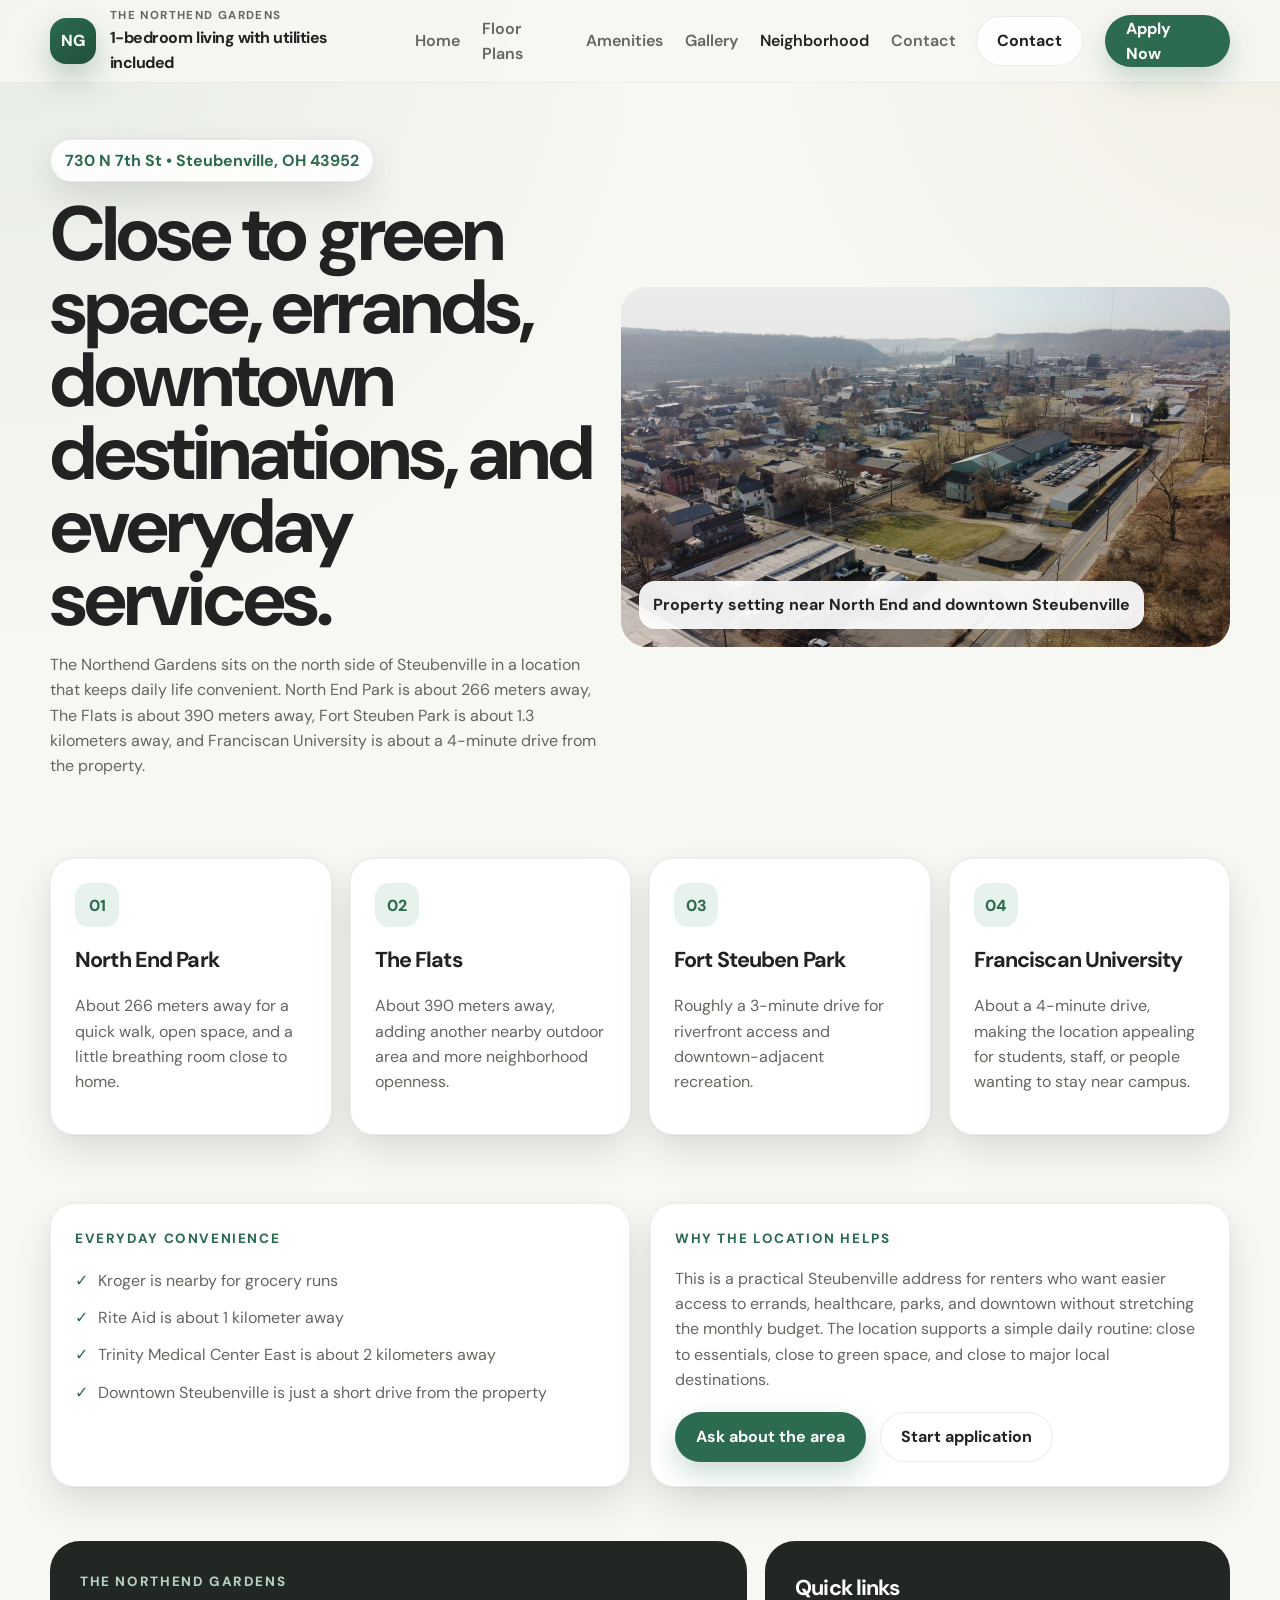
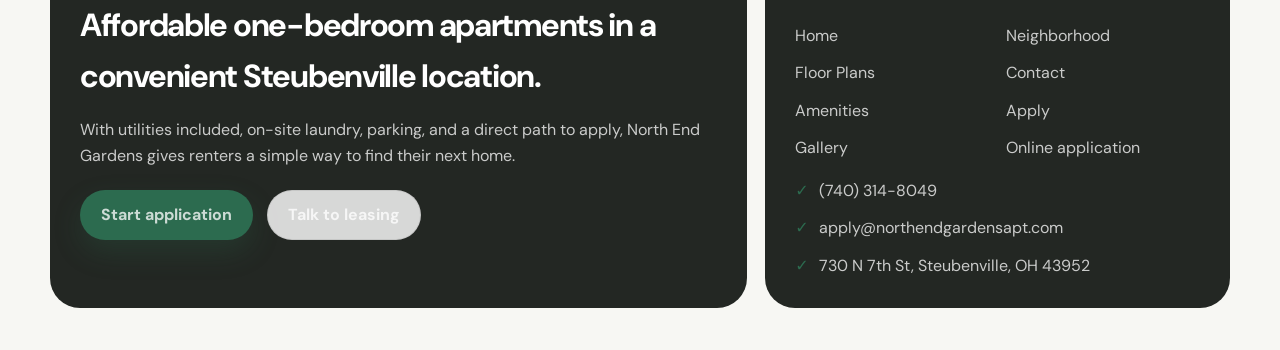
<file: northendgardens/neighborhood.html>
<!DOCTYPE html>
<html lang="en">
<head>
  <meta charset="UTF-8" />
  <meta name="viewport" content="width=device-width, initial-scale=1.0" />

  <title>Neighborhood | The Northend Gardens</title>
  <meta name="description" content="Explore the neighborhood around 730 N 7th St in Steubenville, including parks, shopping, healthcare, and Franciscan University." />
  <link rel="preconnect" href="https://fonts.googleapis.com">
  <link rel="preconnect" href="https://fonts.gstatic.com" crossorigin>
  <link href="https://fonts.googleapis.com/css2?family=DM+Sans:opsz,wght@9..40,400;9..40,500;9..40,700;9..40,800&display=swap" rel="stylesheet">
  <link rel="stylesheet" href="assets/styles.css" />
</head>
<body>
  <header class="topbar">
    <div class="wrap nav" id="nav">
      <a class="brand" href="index.html"><div class="brand-mark">NG</div><div class="brand-copy"><small>The Northend Gardens</small><strong>1-bedroom living with utilities included</strong></div></a>
      <button class="menu-toggle" aria-label="Toggle menu" onclick="document.getElementById('nav').classList.toggle('open')">☰</button>
      <nav class="nav-links"><a href="index.html">Home</a><a href="floor-plans.html">Floor Plans</a><a href="amenities.html">Amenities</a><a href="gallery.html">Gallery</a><a href="neighborhood.html" style="color:var(--text)">Neighborhood</a><a href="contact.html">Contact</a></nav>
      <div class="nav-actions"><a class="btn btn-secondary" href="contact.html">Contact</a><a class="btn btn-primary" href="apply.html">Apply Now</a></div>
    </div>
  </header>
  <main>
    <section class="hero">
      <div class="wrap page-hero-grid">
        <div class="copy">
          <div class="eyebrow">730 N 7th St • Steubenville, OH 43952</div>
          <h1>Close to green space, errands, downtown destinations, and everyday services.</h1>
          <p class="lead">The Northend Gardens sits on the north side of Steubenville in a location that keeps daily life convenient. North End Park is about 266 meters away, The Flats is about 390 meters away, Fort Steuben Park is about 1.3 kilometers away, and Franciscan University is about a 4-minute drive from the property.</p>
        </div>
        <div class="page-photo" style="background-image:linear-gradient(180deg, rgba(0,0,0,.08), rgba(0,0,0,.18)), url('assets/images/exterior-7.jpg');"><div class="photo-caption">Property setting near North End and downtown Steubenville</div></div>
      </div>
    </section>
    <section>
      <div class="wrap stats-grid">
        <div class="card"><div class="icon-chip">01</div><h3>North End Park</h3><p>About 266 meters away for a quick walk, open space, and a little breathing room close to home.</p></div>
        <div class="card"><div class="icon-chip">02</div><h3>The Flats</h3><p>About 390 meters away, adding another nearby outdoor area and more neighborhood openness.</p></div>
        <div class="card"><div class="icon-chip">03</div><h3>Fort Steuben Park</h3><p>Roughly a 3-minute drive for riverfront access and downtown-adjacent recreation.</p></div>
        <div class="card"><div class="icon-chip">04</div><h3>Franciscan University</h3><p>About a 4-minute drive, making the location appealing for students, staff, or people wanting to stay near campus.</p></div>
      </div>
    </section>
    <section>
      <div class="wrap two-col">
        <div class="card copy"><div class="kicker">Everyday convenience</div><ul class="checklist"><li>Kroger is nearby for grocery runs</li><li>Rite Aid is about 1 kilometer away</li><li>Trinity Medical Center East is about 2 kilometers away</li><li>Downtown Steubenville is just a short drive from the property</li></ul></div>
        <div class="card copy"><div class="kicker">Why the location helps</div><p>This is a practical Steubenville address for renters who want easier access to errands, healthcare, parks, and downtown without stretching the monthly budget. The location supports a simple daily routine: close to essentials, close to green space, and close to major local destinations.</p><div class="button-row" style="margin-top:20px;"><a class="btn btn-primary" href="contact.html">Ask about the area</a><a class="btn btn-secondary" href="apply.html">Start application</a></div></div>
      </div>
    </section>
  </main>
  <footer class="footer">
    <div class="wrap footer-grid">
      <div class="footer-card">
        <div class="kicker" style="color:#b4d2c2;">The Northend Gardens</div>
        <h2 style="font-size:2rem;">Affordable one-bedroom apartments in a convenient Steubenville location.</h2>
        <p>With utilities included, on-site laundry, parking, and a direct path to apply, North End Gardens gives renters a simple way to find their next home.</p>
        <div class="button-row" style="margin-top:22px;"><a class="btn btn-primary" href="apply.html">Start application</a><a class="btn btn-secondary" href="contact.html">Talk to leasing</a></div>

      </div>
      <div class="footer-card">
        <h3>Quick links</h3>
        <div class="footer-links"><ul><li><a href="index.html">Home</a></li><li><a href="floor-plans.html">Floor Plans</a></li><li><a href="amenities.html">Amenities</a></li><li><a href="gallery.html">Gallery</a></li></ul><ul><li><a href="neighborhood.html">Neighborhood</a></li><li><a href="contact.html">Contact</a></li><li><a href="apply.html">Apply</a></li><li><a href="https://northendgardensapt.com/application">Online application</a></li></ul></div>
        <ul class="contact-list"><li>(740) 314-8049</li><li>apply@northendgardensapt.com</li><li>730 N 7th St, Steubenville, OH 43952</li></ul>
      </div>
    </div>
  </footer>
</body>
</html>
</file>
<file: northendgardens/assets/styles.css>
:root {
  --bg: #f7f7f3;
  --bg-alt: #eef3ed;
  --surface: #ffffff;
  --surface-soft: #f2f4ee;
  --text: #222222;
  --muted: #62675f;
  --border: rgba(34,34,34,0.09);
  --accent: #2c6b4f;
  --accent-dark: #1f4f3a;
  --accent-soft: #e7f2ec;
  --gold: #b28d40;
  --shadow: rgba(0,0,0,0.02) 0px 0px 0px 1px, rgba(0,0,0,0.05) 0px 10px 30px, rgba(0,0,0,0.07) 0px 20px 44px;
  --radius-sm: 14px;
  --radius-md: 24px;
  --radius-lg: 34px;
  --max: 1180px;
}
* { box-sizing: border-box; }
html { scroll-behavior: smooth; }
body {
  margin: 0;
  font-family: 'DM Sans', system-ui, -apple-system, BlinkMacSystemFont, 'Segoe UI', sans-serif;
  color: var(--text);
  line-height: 1.58;
  background: radial-gradient(circle at top left, rgba(44,107,79,.08), transparent 28%), radial-gradient(circle at top right, rgba(178,141,64,.08), transparent 22%), var(--bg);
}
a { color: inherit; text-decoration: none; }
img { max-width: 100%; display: block; }
.wrap { width: min(calc(100% - 32px), var(--max)); margin: 0 auto; }
.topbar {
  position: sticky; top: 0; z-index: 40;
  backdrop-filter: blur(14px);
  background: rgba(247,247,243,.84);
  border-bottom: 1px solid rgba(34,34,34,.06);
}
.nav {
  min-height: 82px; display:flex; align-items:center; justify-content:space-between; gap:20px;
}
.brand { display:flex; align-items:center; gap:14px; min-width:0; }
.brand-mark {
  width: 46px; height: 46px; border-radius: 16px; display:grid; place-items:center;
  background: linear-gradient(145deg, var(--accent), var(--accent-dark)); color:#fff; font-weight:800;
  box-shadow: 0 14px 30px rgba(31,79,58,.26);
}
.brand-copy small {
  display:block; color:var(--muted); text-transform:uppercase; letter-spacing:.12em; font-size:.72rem; font-weight:700;
}
.brand-copy strong { display:block; letter-spacing:-.03em; }
.nav-links, .nav-actions { display:flex; align-items:center; gap:22px; }
.nav-links a { color: var(--muted); font-weight: 600; }
.nav-links a:hover { color: var(--text); }
.btn {
  display:inline-flex; align-items:center; justify-content:center; gap:10px; min-height:50px; padding:0 20px;
  border-radius:999px; border:1px solid transparent; font-weight:700; transition:all .18s ease; cursor:pointer;
}
.btn:hover { transform: translateY(-1px); }
.btn-primary { background: var(--accent); color:#fff; box-shadow: 0 12px 28px rgba(44,107,79,.24); }
.btn-primary:hover { background: var(--accent-dark); }
.btn-secondary { background: rgba(255,255,255,.82); border-color: var(--border); }
.btn-ghost { border-color: var(--border); background: transparent; }
.menu-toggle { display:none; width:48px; height:48px; border-radius:999px; border:1px solid var(--border); background: var(--surface); font-size:1.1rem; }
main section { padding: 34px 0; }
.eyebrow, .status-chip, .meta-pill, .info-chip {
  display:inline-flex; align-items:center; gap:8px; padding:8px 14px; border-radius:999px; font-weight:700;
  border:1px solid var(--border); background: rgba(255,255,255,.85);
}
.eyebrow { color: var(--accent); box-shadow: var(--shadow); }
.hero { padding: 56px 0 30px; }
.hero-grid, .two-col, .location-grid, .footer-grid, .contact-grid, .gallery-grid, .page-hero-grid {
  display:grid; gap:20px;
}
.hero-grid { grid-template-columns: 1.05fr .95fr; align-items:center; }
.page-hero-grid { grid-template-columns: .95fr 1.05fr; align-items:center; }
h1, h2, h3 { margin:0; letter-spacing:-.04em; }
h1 { font-size: clamp(2.9rem, 6vw, 5rem); line-height:.95; max-width: 11ch; margin-top:16px; }
h2 { font-size: clamp(2rem, 3vw, 3rem); }
h3 { font-size: 1.35rem; }
p.lead, .section-head p, .hero-copy p, .copy p, .card p, .copy li, details p, .contact-list li { color: var(--muted); }
.hero-copy p { font-size: 1.08rem; max-width: 60ch; margin: 18px 0 28px; }
.hero-actions, .trust-row, .button-row { display:flex; flex-wrap:wrap; gap:14px; }
.trust-pill, .bullet-pill {
  padding:10px 14px; border-radius:999px; border:1px solid var(--border); background: rgba(255,255,255,.82); color:var(--muted); font-weight:600;
}
.hero-visual, .media-panel, .panel, .card, details, .contact-card, .timeline-item {
  background: var(--surface); border:1px solid rgba(34,34,34,.07); box-shadow: var(--shadow);
}
.hero-visual, .media-panel, .panel { border-radius: 32px; overflow:hidden; }
.hero-visual { padding: 22px; }
.hero-photo, .page-photo, .media-photo, .gallery-main, .gallery-item, .cta-photo, .map-photo {
  border-radius: 26px; overflow:hidden; position:relative;
  background-size: cover; background-position: center;
}
.hero-photo { min-height: 430px; background-image: linear-gradient(180deg, rgba(0,0,0,.08), rgba(0,0,0,.28)), url('images/building-front.jpg'); }
.page-photo { min-height: 360px; background-image: linear-gradient(180deg, rgba(0,0,0,.08), rgba(0,0,0,.18)), url('https://images.unsplash.com/photo-1502672260266-1c1ef2d93688?auto=format&fit=crop&w=1400&q=80'); }
.hero-badge {
  position:absolute; left:20px; right:20px; bottom:20px; display:grid; grid-template-columns: repeat(3, minmax(0,1fr)); gap:12px;
}
.hero-stat {
  padding:14px 16px; border-radius:18px; background: rgba(255,255,255,.9); backdrop-filter: blur(8px); box-shadow: 0 10px 30px rgba(0,0,0,.08);
}
.hero-stat strong { display:block; font-size:1.2rem; letter-spacing:-.03em; }
.hero-stat span { color:var(--muted); font-size:.92rem; }
.section-head { display:flex; justify-content:space-between; align-items:end; gap:22px; margin-bottom:22px; }
.kicker { color: var(--accent); font-size:.84rem; text-transform:uppercase; letter-spacing:.12em; font-weight:800; margin-bottom:8px; }
.overview-grid, .plans-grid, .amenities-grid, .faq-grid, .contact-grid, .stats-grid, .timeline-grid, .gallery-tiles {
  display:grid; gap:18px;
}
.overview-grid, .plans-grid, .amenities-grid { grid-template-columns: repeat(3, minmax(0,1fr)); }
.stats-grid { grid-template-columns: repeat(4, minmax(0,1fr)); }
.faq-grid { grid-template-columns: 1fr 1fr; }
.contact-grid { grid-template-columns: .95fr 1.05fr; align-items:start; }
.two-col { grid-template-columns: 1fr 1fr; }
.card { border-radius: 24px; padding: 24px; }
.icon-chip, .step-number {
  width:44px; height:44px; border-radius:14px; display:grid; place-items:center; font-weight:800; margin-bottom:16px;
}
.icon-chip { background: var(--accent-soft); color: var(--accent); }
.step-number { border-radius:50%; background: var(--accent); color:#fff; }
.checklist, .contact-list, .plain-list { list-style:none; padding:0; margin:18px 0 0; display:grid; gap:12px; }
.checklist li, .contact-list li { display:flex; gap:10px; align-items:flex-start; }
.checklist li::before, .contact-list li::before { content:'✓'; color:var(--accent); font-weight:800; }
.gallery-grid { grid-template-columns: 1.1fr .9fr; }
.gallery-main { min-height: 420px; background-image: linear-gradient(180deg, rgba(0,0,0,.08), rgba(0,0,0,.22)), url('images/exterior-2.jpg'); }
.gallery-stack { display:grid; gap:18px; grid-template-rows: repeat(2, 1fr); }
.gallery-item.one { min-height: 201px; background-image: linear-gradient(180deg, rgba(0,0,0,.06), rgba(0,0,0,.18)), url('images/exterior-3.jpg'); }
.gallery-item.two { min-height: 201px; background-image: linear-gradient(180deg, rgba(0,0,0,.06), rgba(0,0,0,.18)), url('images/exterior-4.jpg'); }
.apartment-sections { display:grid; gap:20px; }
.apartment-card h3 { margin-top: 4px; }
.apartment-card p { color: var(--muted); }
.interior-grid { display:grid; grid-template-columns: repeat(2, minmax(0,1fr)); gap:18px; margin-top:20px; }
.interior-grid-two { grid-template-columns: repeat(2, minmax(0,1fr)); }
.interior-figure, .gallery-card {
  margin:0; border-radius:24px; overflow:hidden; background: var(--surface-soft); border:1px solid var(--border);
}
.interior-figure img, .gallery-card img {
  width:100%; height:100%; aspect-ratio: 4 / 3; object-fit: cover;
}
.interior-figure figcaption, .gallery-card figcaption {
  padding:14px 16px; font-weight:700;
}
.exterior-gallery-grid {
  grid-template-columns: repeat(3, minmax(0,1fr)); gap:18px;
}
.gallery-label, .photo-caption {
  position:absolute; left:18px; right:auto; bottom:18px; padding:11px 14px; background: rgba(255,255,255,.92); border-radius:16px; font-weight:700;
}
.gallery-tiles { grid-template-columns: repeat(3, minmax(0,1fr)); }
.gallery-tiles .media-photo:nth-child(1) { background-image: linear-gradient(180deg, rgba(0,0,0,.04), rgba(0,0,0,.18)), url('images/exterior-1.jpg'); }
.gallery-tiles .media-photo:nth-child(2) { background-image: linear-gradient(180deg, rgba(0,0,0,.04), rgba(0,0,0,.18)), url('images/exterior-2.jpg'); }
.gallery-tiles .media-photo:nth-child(3) { background-image: linear-gradient(180deg, rgba(0,0,0,.04), rgba(0,0,0,.18)), url('images/exterior-3.jpg'); }
.gallery-tiles .media-photo:nth-child(4) { background-image: linear-gradient(180deg, rgba(0,0,0,.04), rgba(0,0,0,.18)), url('images/exterior-4.jpg'); }
.gallery-tiles .media-photo:nth-child(5) { background-image: linear-gradient(180deg, rgba(0,0,0,.04), rgba(0,0,0,.18)), url('images/exterior-5.jpg'); }
.gallery-tiles .media-photo:nth-child(6) { background-image: linear-gradient(180deg, rgba(0,0,0,.04), rgba(0,0,0,.18)), url('images/exterior-6.jpg'); }
.media-photo { min-height: 250px; }
.plan-card .price strong { font-size: 2rem; letter-spacing:-.05em; }
.plan-card .price span { color: var(--muted); }
.meta-row { display:flex; flex-wrap:wrap; gap:10px; margin-top:16px; }
.location-grid { grid-template-columns: .95fr 1.05fr; align-items:stretch; }
.map-photo { min-height: 100%; background-image: linear-gradient(180deg, rgba(0,0,0,.08), rgba(0,0,0,.16)), url('images/exterior-7.jpg'); }
.timeline-grid { grid-template-columns: repeat(4, minmax(0,1fr)); }
.timeline-item { border-radius: 24px; padding: 24px; }
details { border-radius: 20px; padding: 18px 20px; }
summary { cursor:pointer; font-weight:700; }
.callout {
  background: linear-gradient(135deg, var(--accent), var(--accent-dark));
  color: #fff; border-radius: 32px; padding: 30px; box-shadow: 0 22px 46px rgba(31,79,58,.25);
}
.callout p, .callout li, .callout .muted-on-dark { color: rgba(255,255,255,.82); }
.footer { padding: 20px 0 42px; }
.footer-grid { grid-template-columns: 1.2fr .8fr; gap:18px; }
.footer-card {
  background: rgba(31,35,31,.98); color:#fff; border-radius: 30px; padding: 30px;
}
.footer-card p, .footer-card li, .footer-card a { color: rgba(255,255,255,.76); }
.footer-links { display:grid; grid-template-columns: repeat(2, minmax(0,1fr)); gap:16px; margin-top:18px; }
.footer-links ul { margin:0; padding:0; list-style:none; display:grid; gap:12px; }
.note { font-size:.94rem; color:var(--muted); }
hr.sep { border:0; border-top:1px solid rgba(255,255,255,.12); margin:22px 0; }
@media (max-width: 980px) {
  .hero-grid, .page-hero-grid, .overview-grid, .plans-grid, .amenities-grid, .stats-grid, .faq-grid, .gallery-grid, .location-grid, .timeline-grid, .contact-grid, .footer-grid, .two-col, .interior-grid, .exterior-gallery-grid { grid-template-columns: 1fr; }
  .gallery-stack { grid-template-rows: none; }
  .hero-badge {
    grid-template-columns: 1fr;
    position: static;
    padding: 22px 0 0;
  }
  .hero-photo {
    min-height: 520px;
    display: flex;
    flex-direction: column;
    justify-content: flex-end;
    padding: 20px;
  }
  .hero-stat strong { font-size: 1.05rem; }
  h1 { max-width: none; }
}
@media (max-width: 820px) {
  .menu-toggle { display:block; }
  .nav { flex-wrap: wrap; padding: 12px 0 16px; }
  .nav-links, .nav-actions { display:none; width:100%; }
  .nav.open .nav-links, .nav.open .nav-actions { display:flex; flex-direction:column; align-items:stretch; }
  .nav.open .nav-links a, .nav.open .nav-actions a { width:100%; }
}
</file>
